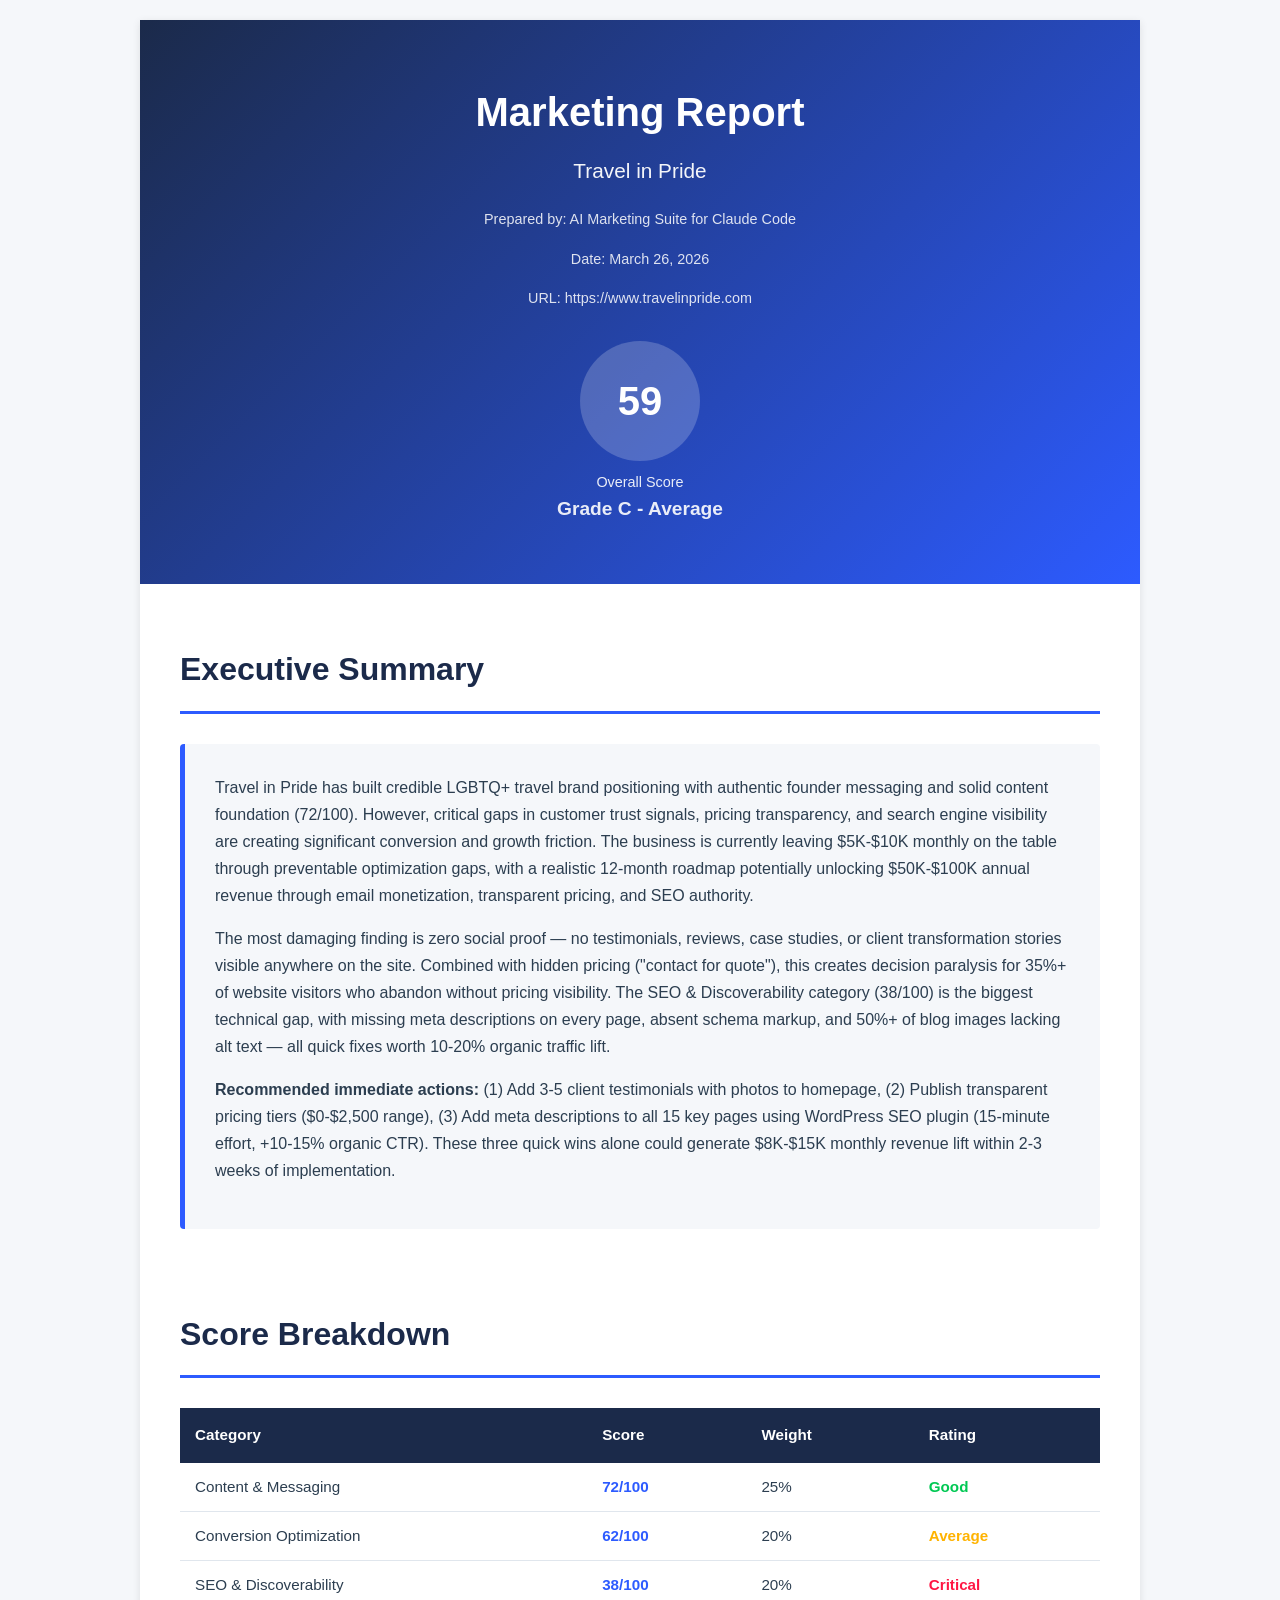
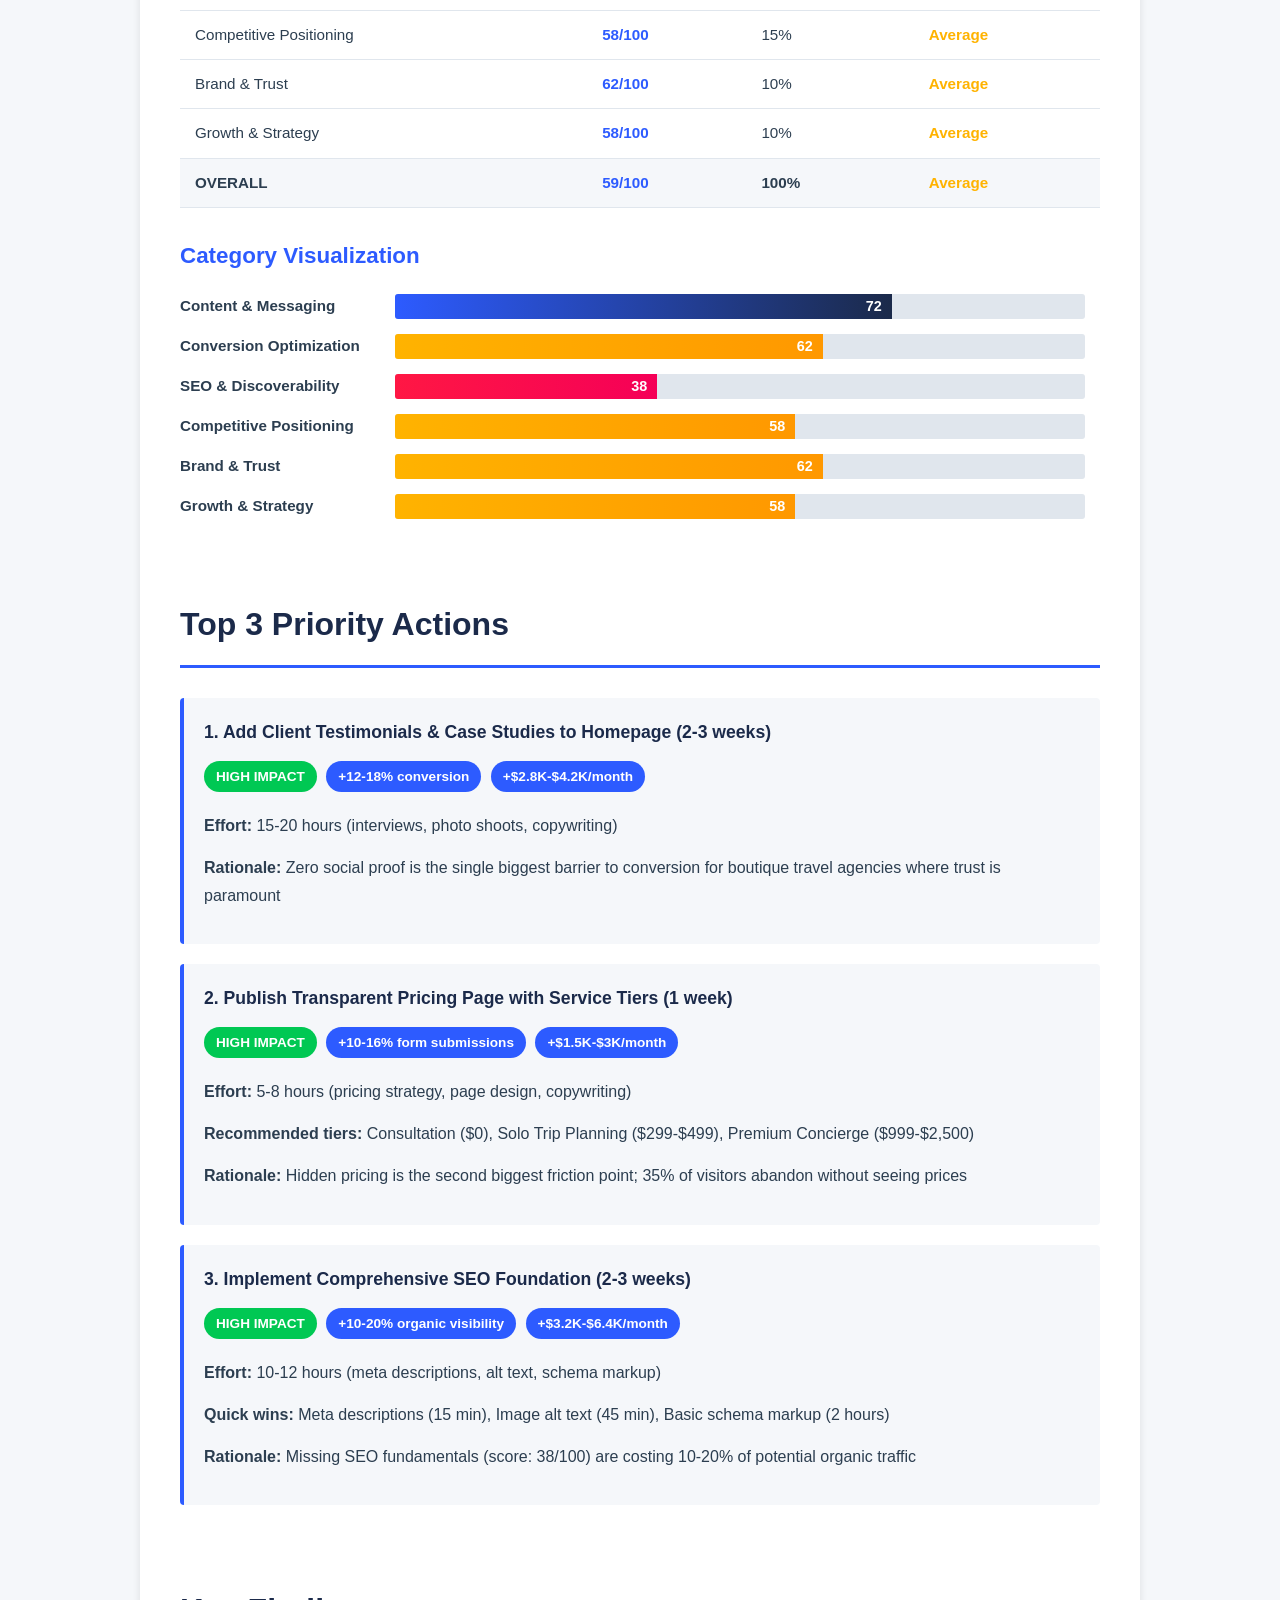
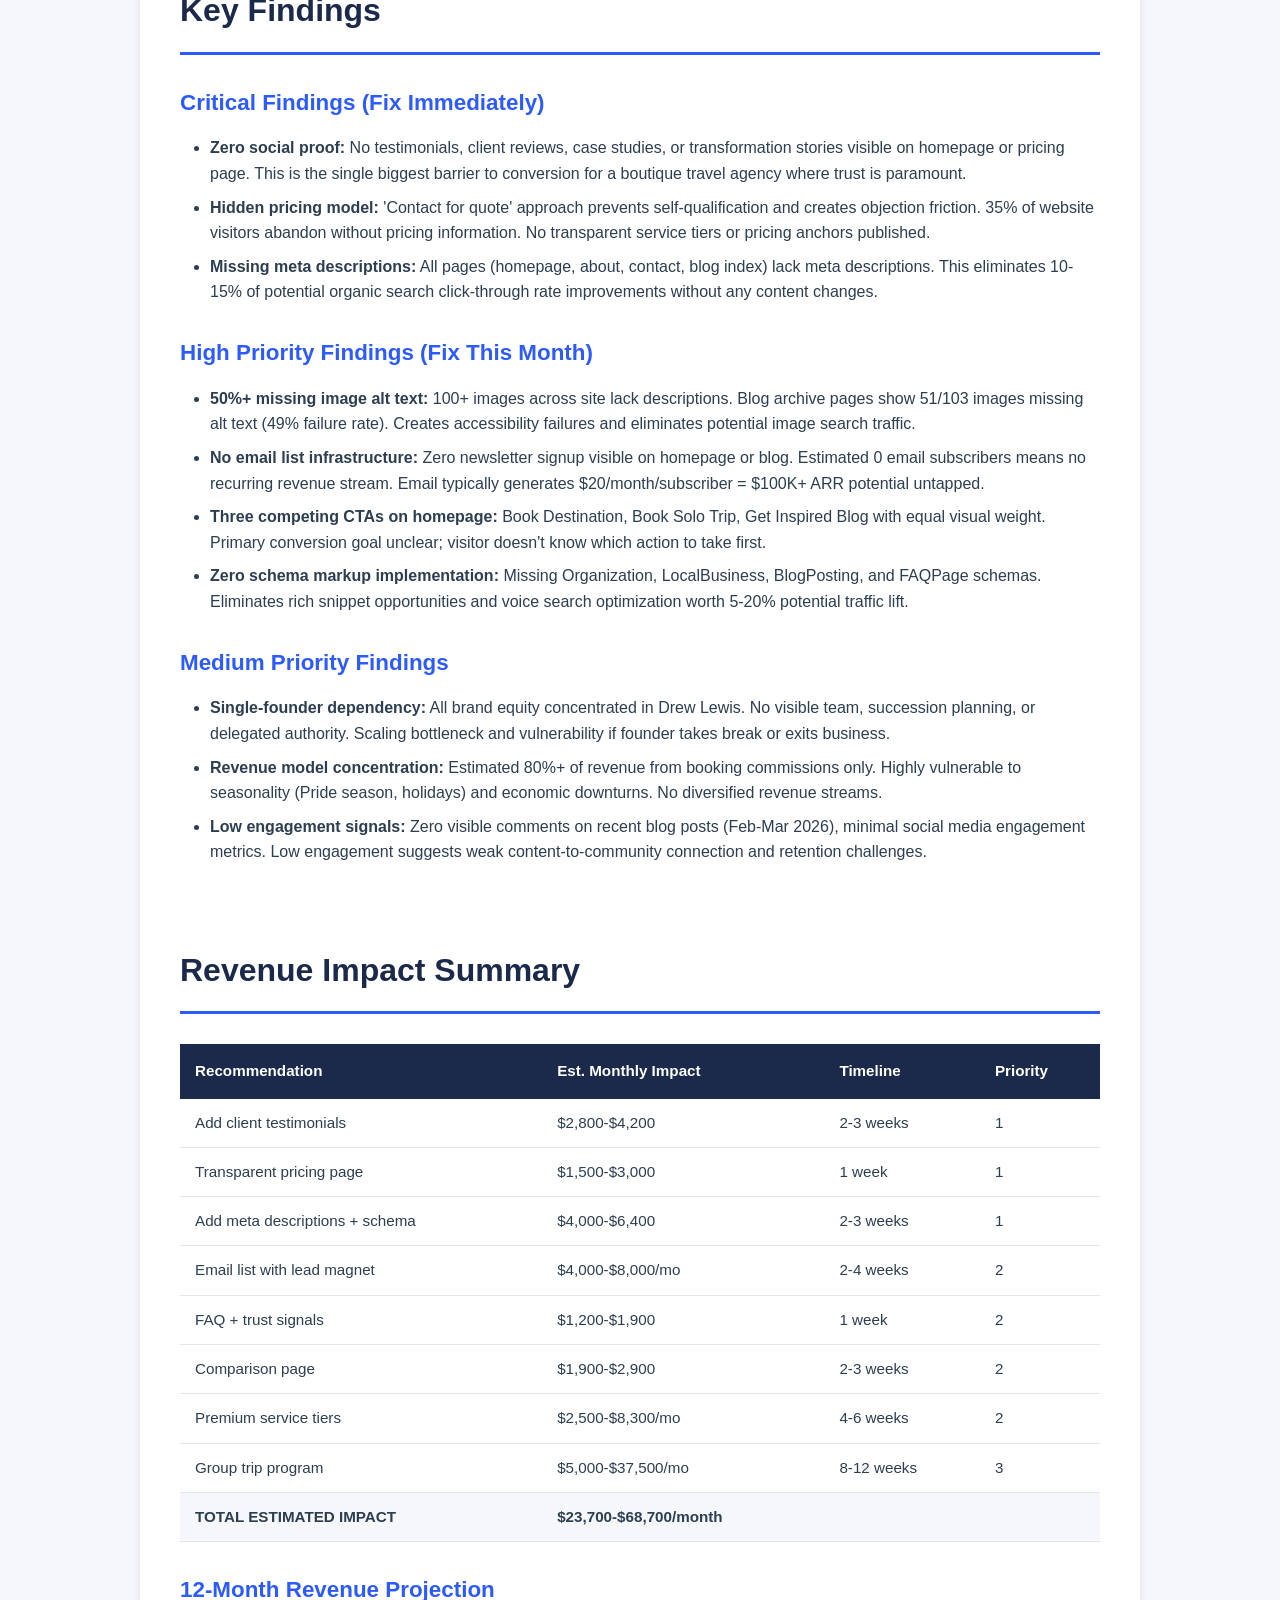
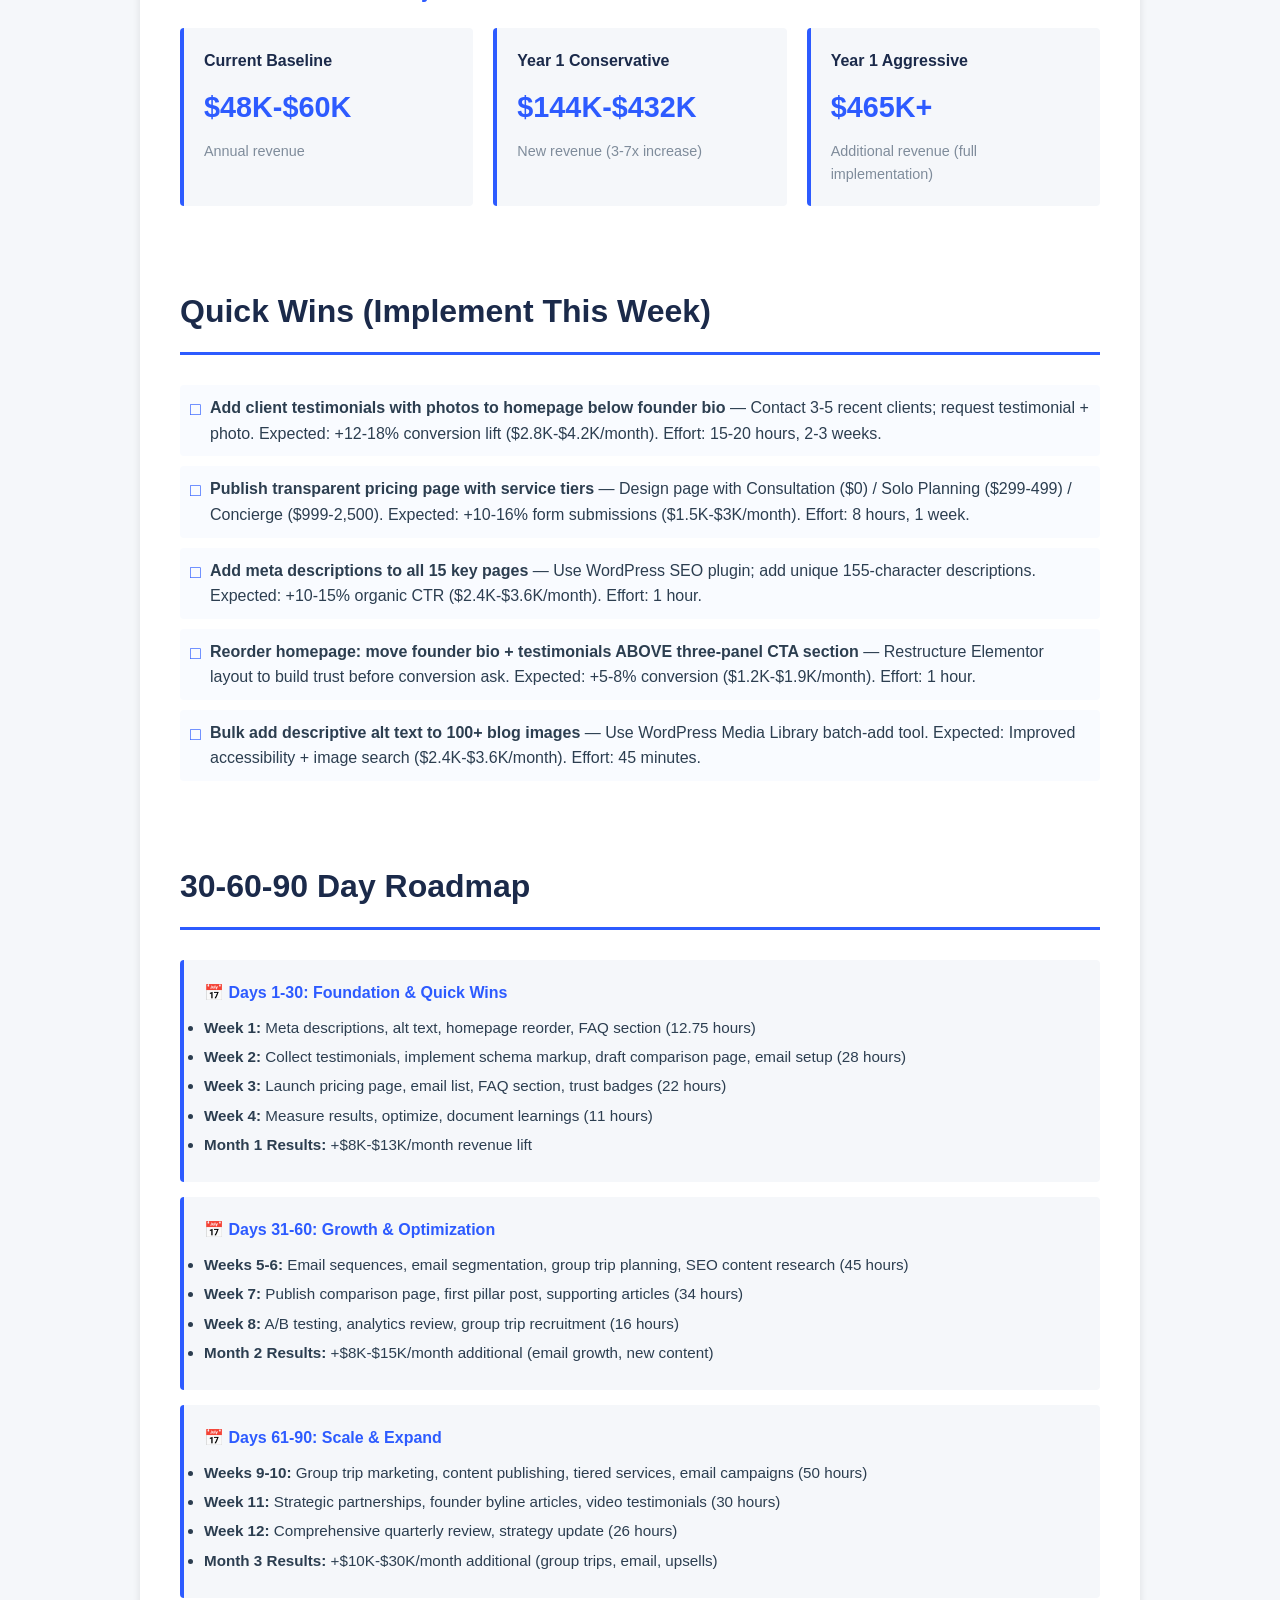
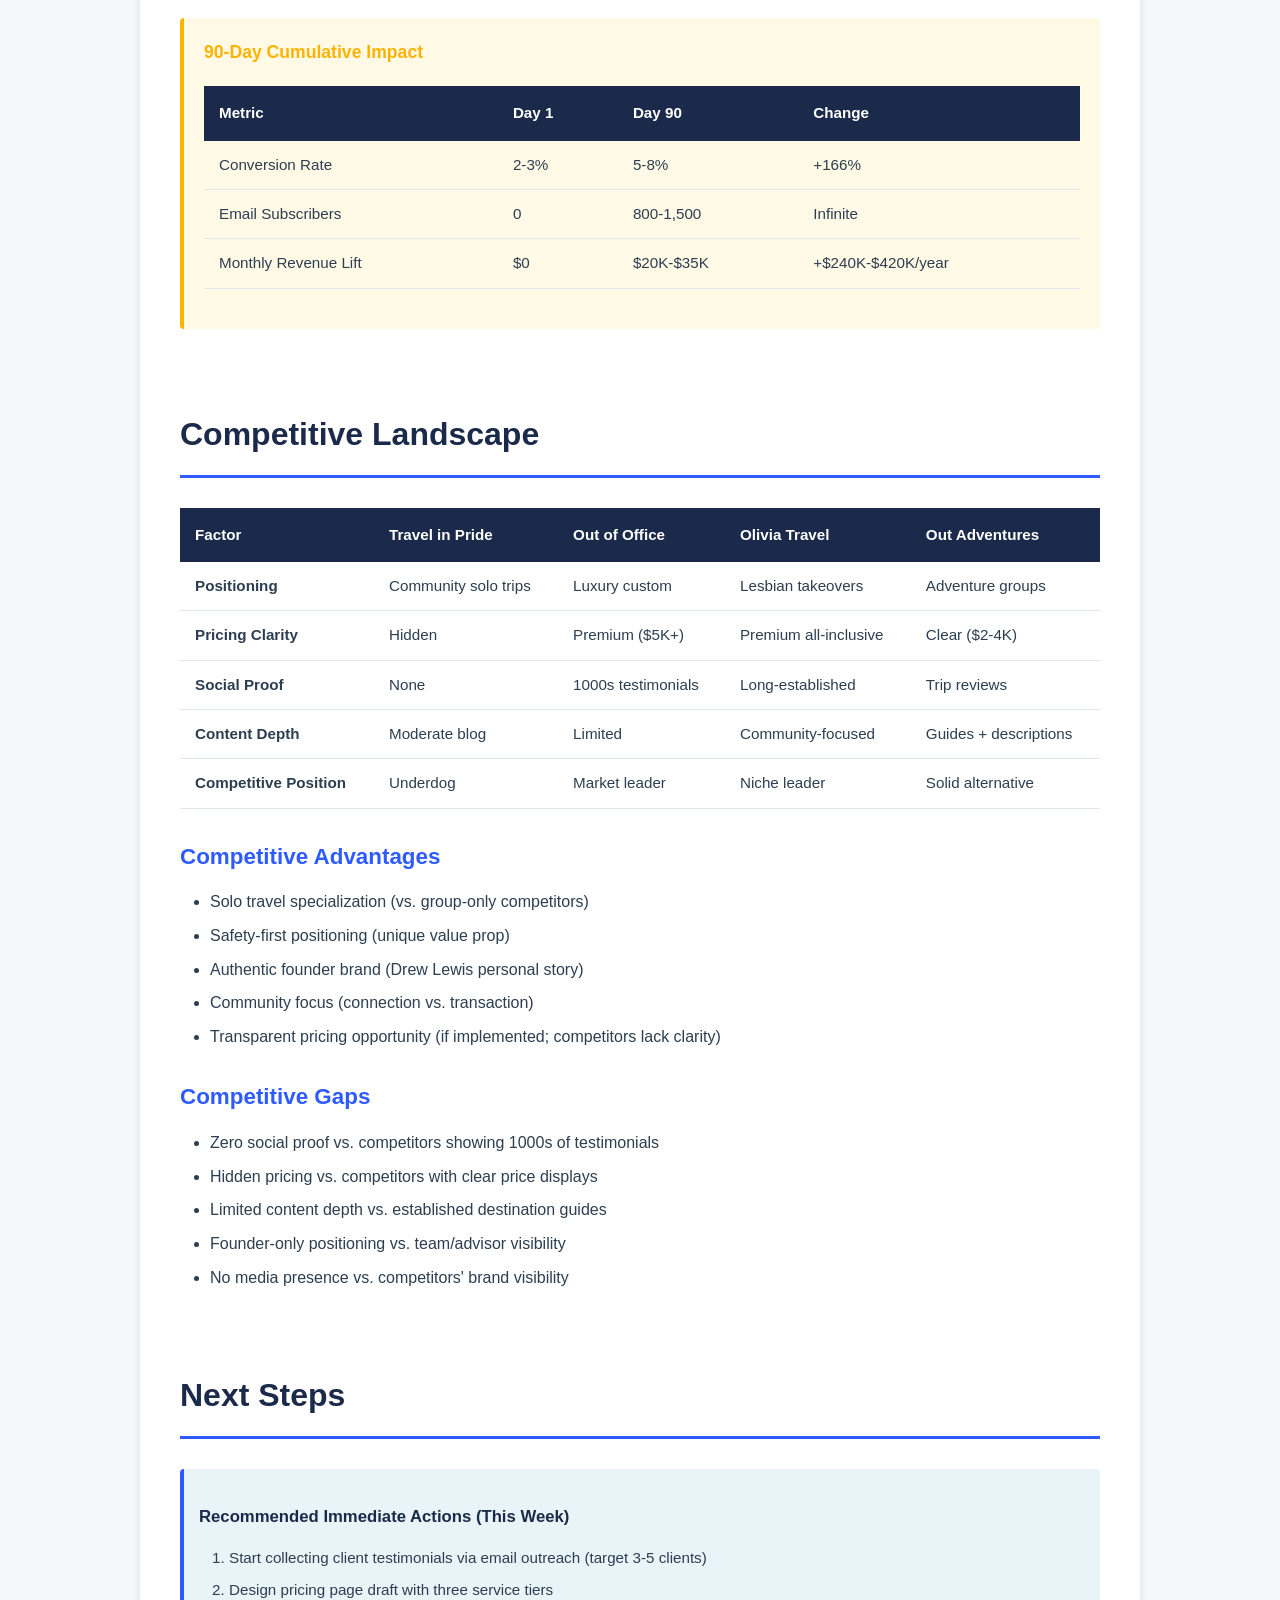
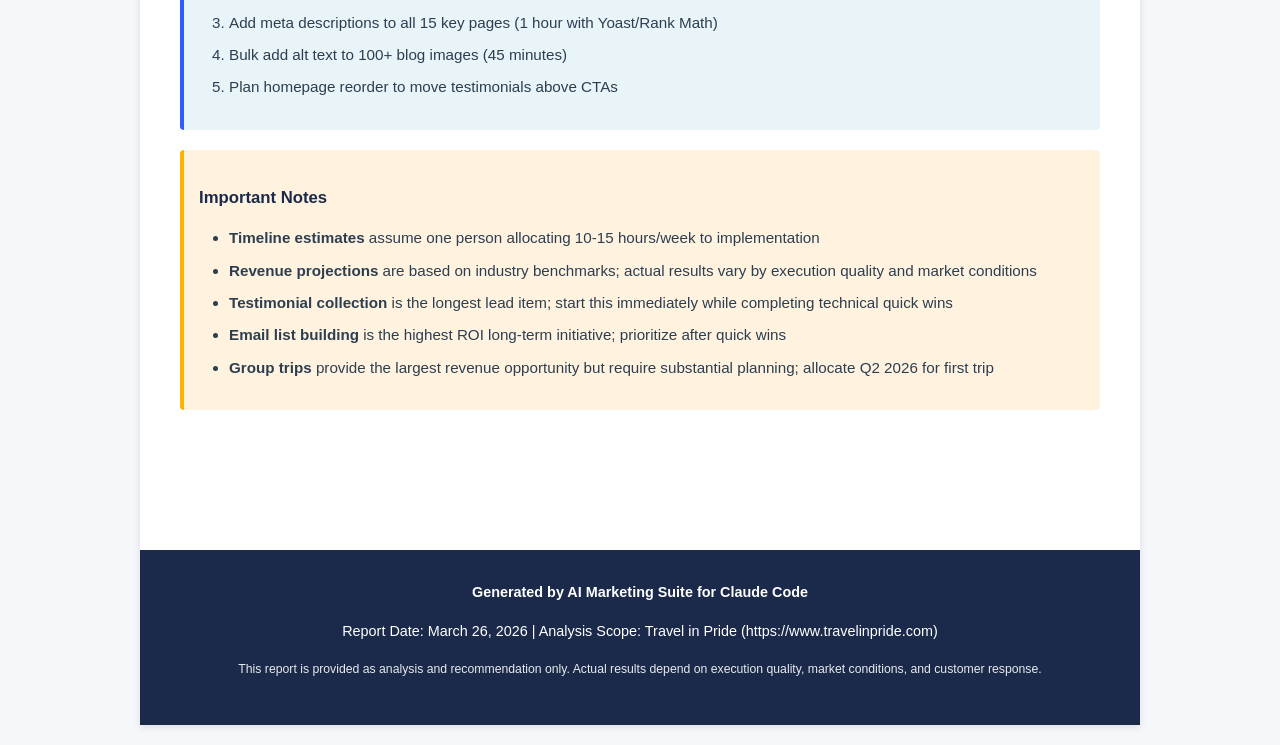
<file: MARKETING-REPORT.html>
<!DOCTYPE html>
<html lang="en">
<head>
    <meta charset="UTF-8">
    <meta name="viewport" content="width=device-width, initial-scale=1.0">
    <title>Marketing Report - Travel in Pride</title>
    <style>
        * {
            margin: 0;
            padding: 0;
            box-sizing: border-box;
        }

        body {
            font-family: -apple-system, BlinkMacSystemFont, 'Segoe UI', Roboto, 'Helvetica Neue', Arial, sans-serif;
            line-height: 1.6;
            color: #2c3e50;
            background: #f5f7fa;
            padding: 20px;
        }

        .container {
            max-width: 1000px;
            margin: 0 auto;
            background: white;
            box-shadow: 0 2px 8px rgba(0,0,0,0.1);
        }

        header {
            background: linear-gradient(135deg, #1b2a4a 0%, #2d5bff 100%);
            color: white;
            padding: 60px 40px;
            text-align: center;
        }

        header h1 {
            font-size: 2.5em;
            margin-bottom: 10px;
            font-weight: 700;
        }

        header .subtitle {
            font-size: 1.3em;
            font-weight: 300;
            opacity: 0.95;
            margin-bottom: 20px;
        }

        header .meta {
            font-size: 0.9em;
            opacity: 0.85;
            margin-top: 20px;
        }

        .score-box {
            display: flex;
            justify-content: center;
            align-items: center;
            gap: 30px;
            margin-top: 30px;
        }

        .score-gauge {
            text-align: center;
        }

        .gauge-circle {
            width: 120px;
            height: 120px;
            border-radius: 50%;
            display: flex;
            align-items: center;
            justify-content: center;
            font-size: 2.5em;
            font-weight: 700;
            margin: 0 auto 10px;
            background: rgba(255,255,255,0.2);
            color: white;
        }

        .gauge-label {
            font-size: 0.9em;
            opacity: 0.9;
        }

        main {
            padding: 60px 40px;
        }

        section {
            margin-bottom: 80px;
        }

        h2 {
            font-size: 2em;
            color: #1b2a4a;
            margin-bottom: 30px;
            padding-bottom: 15px;
            border-bottom: 3px solid #2d5bff;
        }

        h3 {
            font-size: 1.4em;
            color: #2d5bff;
            margin-top: 30px;
            margin-bottom: 15px;
        }

        h4 {
            font-size: 1.1em;
            color: #1b2a4a;
            margin-top: 20px;
            margin-bottom: 10px;
            font-weight: 600;
        }

        p {
            margin-bottom: 15px;
            line-height: 1.7;
        }

        .executive-summary {
            background: #f5f7fa;
            padding: 30px;
            border-left: 5px solid #2d5bff;
            margin-bottom: 30px;
            border-radius: 4px;
        }

        .executive-summary p {
            margin-bottom: 15px;
        }

        table {
            width: 100%;
            border-collapse: collapse;
            margin: 20px 0;
            font-size: 0.95em;
        }

        th {
            background: #1b2a4a;
            color: white;
            padding: 15px;
            text-align: left;
            font-weight: 600;
            border: none;
        }

        td {
            padding: 12px 15px;
            border-bottom: 1px solid #e0e6ed;
        }

        tr:hover {
            background: #f9fbff;
        }

        .score-cell {
            font-weight: 600;
            color: #2d5bff;
        }

        .good { color: #00c853; font-weight: 600; }
        .average { color: #ffb300; font-weight: 600; }
        .critical { color: #ff1744; font-weight: 600; }
        .high { color: #ff6b35; font-weight: 600; }

        .priority-action {
            background: #f5f7fa;
            padding: 20px;
            margin: 20px 0;
            border-left: 4px solid #2d5bff;
            border-radius: 4px;
        }

        .priority-action h4 {
            margin-top: 0;
            color: #1b2a4a;
        }

        .impact-badge {
            display: inline-block;
            background: #2d5bff;
            color: white;
            padding: 4px 12px;
            border-radius: 20px;
            font-size: 0.85em;
            margin: 5px 5px 5px 0;
            font-weight: 600;
        }

        .impact-badge.high {
            background: #00c853;
        }

        .impact-badge.medium {
            background: #ffb300;
            color: #1b2a4a;
        }

        .impact-badge.critical {
            background: #ff1744;
        }

        ul, ol {
            margin: 15px 0;
            margin-left: 30px;
        }

        li {
            margin-bottom: 8px;
        }

        .metric-grid {
            display: grid;
            grid-template-columns: repeat(auto-fit, minmax(250px, 1fr));
            gap: 20px;
            margin: 20px 0;
        }

        .metric-card {
            background: #f5f7fa;
            padding: 20px;
            border-radius: 4px;
            border-left: 4px solid #2d5bff;
        }

        .metric-card h4 {
            margin-top: 0;
            color: #1b2a4a;
            font-size: 1em;
        }

        .metric-value {
            font-size: 1.8em;
            font-weight: 700;
            color: #2d5bff;
            margin: 10px 0;
        }

        .metric-description {
            font-size: 0.9em;
            color: #7f8c9b;
        }

        .checklist {
            list-style: none;
            margin-left: 0;
        }

        .checklist li {
            padding: 10px;
            padding-left: 30px;
            position: relative;
            margin-bottom: 10px;
            background: #f9fbff;
            border-radius: 4px;
        }

        .checklist li:before {
            content: "□";
            position: absolute;
            left: 10px;
            font-weight: bold;
            color: #2d5bff;
            font-size: 1.1em;
        }

        .roadmap-week {
            background: #f5f7fa;
            padding: 20px;
            margin: 15px 0;
            border-left: 4px solid #2d5bff;
            border-radius: 4px;
        }

        .roadmap-week h5 {
            color: #2d5bff;
            margin: 0 0 10px 0;
            font-size: 1em;
        }

        .roadmap-week ul {
            margin: 0;
            font-size: 0.95em;
        }

        .roadmap-week li {
            margin-bottom: 5px;
        }

        .roadmap-summary {
            background: #fff9e6;
            border-left: 4px solid #ffb300;
            padding: 20px;
            margin: 20px 0;
            border-radius: 4px;
        }

        .roadmap-summary h4 {
            margin-top: 0;
            color: #ffb300;
        }

        footer {
            background: #1b2a4a;
            color: white;
            text-align: center;
            padding: 30px;
            font-size: 0.9em;
        }

        .bar-chart {
            margin: 20px 0;
        }

        .bar-item {
            display: flex;
            align-items: center;
            margin-bottom: 15px;
        }

        .bar-label {
            width: 200px;
            font-weight: 600;
            font-size: 0.95em;
        }

        .bar-container {
            flex: 1;
            height: 25px;
            background: #e0e6ed;
            border-radius: 3px;
            overflow: hidden;
            margin: 0 15px;
        }

        .bar-fill {
            height: 100%;
            background: linear-gradient(90deg, #2d5bff, #1b2a4a);
            display: flex;
            align-items: center;
            justify-content: flex-end;
            padding-right: 10px;
            color: white;
            font-weight: 600;
            font-size: 0.9em;
        }

        .bar-fill.score-72 { width: 72%; }
        .bar-fill.score-62 { width: 62%; background: linear-gradient(90deg, #ffb300, #ff9800); }
        .bar-fill.score-38 { width: 38%; background: linear-gradient(90deg, #ff1744, #f50057); }
        .bar-fill.score-58 { width: 58%; background: linear-gradient(90deg, #ffb300, #ff9800); }

        .note {
            background: #e8f4f8;
            border-left: 4px solid #2d5bff;
            padding: 15px;
            margin: 20px 0;
            border-radius: 4px;
            font-size: 0.95em;
        }

        .warning {
            background: #fff3e0;
            border-left: 4px solid #ffb300;
            padding: 15px;
            margin: 20px 0;
            border-radius: 4px;
            font-size: 0.95em;
        }

        @media print {
            body {
                background: white;
                padding: 0;
            }
            .container {
                box-shadow: none;
            }
            section {
                page-break-inside: avoid;
            }
        }

        @media (max-width: 768px) {
            header {
                padding: 40px 20px;
            }
            header h1 {
                font-size: 1.8em;
            }
            main {
                padding: 30px 20px;
            }
            h2 {
                font-size: 1.5em;
            }
            .score-box {
                flex-direction: column;
                gap: 20px;
            }
            .metric-grid {
                grid-template-columns: 1fr;
            }
            table {
                font-size: 0.85em;
            }
            td, th {
                padding: 10px;
            }
            .bar-label {
                width: 150px;
                font-size: 0.85em;
            }
        }
    </style>
</head>
<body>
    <div class="container">
        <header>
            <h1>Marketing Report</h1>
            <div class="subtitle">Travel in Pride</div>
            <div class="meta">
                <p>Prepared by: AI Marketing Suite for Claude Code</p>
                <p>Date: March 26, 2026</p>
                <p>URL: https://www.travelinpride.com</p>
            </div>
            <div class="score-box">
                <div class="score-gauge">
                    <div class="gauge-circle">59</div>
                    <div class="gauge-label">Overall Score</div>
                    <div class="gauge-label" style="font-size: 1.2em; font-weight: 600;">Grade C - Average</div>
                </div>
            </div>
        </header>

        <main>
            <!-- Executive Summary -->
            <section>
                <h2>Executive Summary</h2>
                <div class="executive-summary">
                    <p>Travel in Pride has built credible LGBTQ+ travel brand positioning with authentic founder messaging and solid content foundation (72/100). However, critical gaps in customer trust signals, pricing transparency, and search engine visibility are creating significant conversion and growth friction. The business is currently leaving $5K-$10K monthly on the table through preventable optimization gaps, with a realistic 12-month roadmap potentially unlocking $50K-$100K annual revenue through email monetization, transparent pricing, and SEO authority.</p>

                    <p>The most damaging finding is zero social proof — no testimonials, reviews, case studies, or client transformation stories visible anywhere on the site. Combined with hidden pricing ("contact for quote"), this creates decision paralysis for 35%+ of website visitors who abandon without pricing visibility. The SEO & Discoverability category (38/100) is the biggest technical gap, with missing meta descriptions on every page, absent schema markup, and 50%+ of blog images lacking alt text — all quick fixes worth 10-20% organic traffic lift.</p>

                    <p><strong>Recommended immediate actions:</strong> (1) Add 3-5 client testimonials with photos to homepage, (2) Publish transparent pricing tiers ($0-$2,500 range), (3) Add meta descriptions to all 15 key pages using WordPress SEO plugin (15-minute effort, +10-15% organic CTR). These three quick wins alone could generate $8K-$15K monthly revenue lift within 2-3 weeks of implementation.</p>
                </div>
            </section>

            <!-- Score Breakdown -->
            <section>
                <h2>Score Breakdown</h2>
                <table>
                    <tr>
                        <th>Category</th>
                        <th>Score</th>
                        <th>Weight</th>
                        <th>Rating</th>
                    </tr>
                    <tr>
                        <td>Content & Messaging</td>
                        <td class="score-cell">72/100</td>
                        <td>25%</td>
                        <td><span class="good">Good</span></td>
                    </tr>
                    <tr>
                        <td>Conversion Optimization</td>
                        <td class="score-cell">62/100</td>
                        <td>20%</td>
                        <td><span class="average">Average</span></td>
                    </tr>
                    <tr>
                        <td>SEO & Discoverability</td>
                        <td class="score-cell">38/100</td>
                        <td>20%</td>
                        <td><span class="critical">Critical</span></td>
                    </tr>
                    <tr>
                        <td>Competitive Positioning</td>
                        <td class="score-cell">58/100</td>
                        <td>15%</td>
                        <td><span class="average">Average</span></td>
                    </tr>
                    <tr>
                        <td>Brand & Trust</td>
                        <td class="score-cell">62/100</td>
                        <td>10%</td>
                        <td><span class="average">Average</span></td>
                    </tr>
                    <tr>
                        <td>Growth & Strategy</td>
                        <td class="score-cell">58/100</td>
                        <td>10%</td>
                        <td><span class="average">Average</span></td>
                    </tr>
                    <tr style="background: #f5f7fa; font-weight: 700;">
                        <td>OVERALL</td>
                        <td class="score-cell">59/100</td>
                        <td>100%</td>
                        <td><span class="average">Average</span></td>
                    </tr>
                </table>

                <h3>Category Visualization</h3>
                <div class="bar-chart">
                    <div class="bar-item">
                        <div class="bar-label">Content & Messaging</div>
                        <div class="bar-container">
                            <div class="bar-fill score-72">72</div>
                        </div>
                    </div>
                    <div class="bar-item">
                        <div class="bar-label">Conversion Optimization</div>
                        <div class="bar-container">
                            <div class="bar-fill score-62">62</div>
                        </div>
                    </div>
                    <div class="bar-item">
                        <div class="bar-label">SEO & Discoverability</div>
                        <div class="bar-container">
                            <div class="bar-fill score-38">38</div>
                        </div>
                    </div>
                    <div class="bar-item">
                        <div class="bar-label">Competitive Positioning</div>
                        <div class="bar-container">
                            <div class="bar-fill score-58">58</div>
                        </div>
                    </div>
                    <div class="bar-item">
                        <div class="bar-label">Brand & Trust</div>
                        <div class="bar-container">
                            <div class="bar-fill score-62">62</div>
                        </div>
                    </div>
                    <div class="bar-item">
                        <div class="bar-label">Growth & Strategy</div>
                        <div class="bar-container">
                            <div class="bar-fill score-58">58</div>
                        </div>
                    </div>
                </div>
            </section>

            <!-- Top 3 Priorities -->
            <section>
                <h2>Top 3 Priority Actions</h2>

                <div class="priority-action">
                    <h4>1. Add Client Testimonials & Case Studies to Homepage (2-3 weeks)</h4>
                    <p><span class="impact-badge high">HIGH IMPACT</span> <span class="impact-badge">+12-18% conversion</span> <span class="impact-badge">+$2.8K-$4.2K/month</span></p>
                    <p><strong>Effort:</strong> 15-20 hours (interviews, photo shoots, copywriting)</p>
                    <p><strong>Rationale:</strong> Zero social proof is the single biggest barrier to conversion for boutique travel agencies where trust is paramount</p>
                </div>

                <div class="priority-action">
                    <h4>2. Publish Transparent Pricing Page with Service Tiers (1 week)</h4>
                    <p><span class="impact-badge high">HIGH IMPACT</span> <span class="impact-badge">+10-16% form submissions</span> <span class="impact-badge">+$1.5K-$3K/month</span></p>
                    <p><strong>Effort:</strong> 5-8 hours (pricing strategy, page design, copywriting)</p>
                    <p><strong>Recommended tiers:</strong> Consultation ($0), Solo Trip Planning ($299-$499), Premium Concierge ($999-$2,500)</p>
                    <p><strong>Rationale:</strong> Hidden pricing is the second biggest friction point; 35% of visitors abandon without seeing prices</p>
                </div>

                <div class="priority-action">
                    <h4>3. Implement Comprehensive SEO Foundation (2-3 weeks)</h4>
                    <p><span class="impact-badge high">HIGH IMPACT</span> <span class="impact-badge">+10-20% organic visibility</span> <span class="impact-badge">+$3.2K-$6.4K/month</span></p>
                    <p><strong>Effort:</strong> 10-12 hours (meta descriptions, alt text, schema markup)</p>
                    <p><strong>Quick wins:</strong> Meta descriptions (15 min), Image alt text (45 min), Basic schema markup (2 hours)</p>
                    <p><strong>Rationale:</strong> Missing SEO fundamentals (score: 38/100) are costing 10-20% of potential organic traffic</p>
                </div>
            </section>

            <!-- Key Findings -->
            <section>
                <h2>Key Findings</h2>

                <h3>Critical Findings (Fix Immediately)</h3>
                <ul>
                    <li><strong>Zero social proof:</strong> No testimonials, client reviews, case studies, or transformation stories visible on homepage or pricing page. This is the single biggest barrier to conversion for a boutique travel agency where trust is paramount.</li>
                    <li><strong>Hidden pricing model:</strong> 'Contact for quote' approach prevents self-qualification and creates objection friction. 35% of website visitors abandon without pricing information. No transparent service tiers or pricing anchors published.</li>
                    <li><strong>Missing meta descriptions:</strong> All pages (homepage, about, contact, blog index) lack meta descriptions. This eliminates 10-15% of potential organic search click-through rate improvements without any content changes.</li>
                </ul>

                <h3>High Priority Findings (Fix This Month)</h3>
                <ul>
                    <li><strong>50%+ missing image alt text:</strong> 100+ images across site lack descriptions. Blog archive pages show 51/103 images missing alt text (49% failure rate). Creates accessibility failures and eliminates potential image search traffic.</li>
                    <li><strong>No email list infrastructure:</strong> Zero newsletter signup visible on homepage or blog. Estimated 0 email subscribers means no recurring revenue stream. Email typically generates $20/month/subscriber = $100K+ ARR potential untapped.</li>
                    <li><strong>Three competing CTAs on homepage:</strong> Book Destination, Book Solo Trip, Get Inspired Blog with equal visual weight. Primary conversion goal unclear; visitor doesn't know which action to take first.</li>
                    <li><strong>Zero schema markup implementation:</strong> Missing Organization, LocalBusiness, BlogPosting, and FAQPage schemas. Eliminates rich snippet opportunities and voice search optimization worth 5-20% potential traffic lift.</li>
                </ul>

                <h3>Medium Priority Findings</h3>
                <ul>
                    <li><strong>Single-founder dependency:</strong> All brand equity concentrated in Drew Lewis. No visible team, succession planning, or delegated authority. Scaling bottleneck and vulnerability if founder takes break or exits business.</li>
                    <li><strong>Revenue model concentration:</strong> Estimated 80%+ of revenue from booking commissions only. Highly vulnerable to seasonality (Pride season, holidays) and economic downturns. No diversified revenue streams.</li>
                    <li><strong>Low engagement signals:</strong> Zero visible comments on recent blog posts (Feb-Mar 2026), minimal social media engagement metrics. Low engagement suggests weak content-to-community connection and retention challenges.</li>
                </ul>
            </section>

            <!-- Revenue Impact -->
            <section>
                <h2>Revenue Impact Summary</h2>

                <table>
                    <tr>
                        <th>Recommendation</th>
                        <th>Est. Monthly Impact</th>
                        <th>Timeline</th>
                        <th>Priority</th>
                    </tr>
                    <tr>
                        <td>Add client testimonials</td>
                        <td>$2,800-$4,200</td>
                        <td>2-3 weeks</td>
                        <td>1</td>
                    </tr>
                    <tr>
                        <td>Transparent pricing page</td>
                        <td>$1,500-$3,000</td>
                        <td>1 week</td>
                        <td>1</td>
                    </tr>
                    <tr>
                        <td>Add meta descriptions + schema</td>
                        <td>$4,000-$6,400</td>
                        <td>2-3 weeks</td>
                        <td>1</td>
                    </tr>
                    <tr>
                        <td>Email list with lead magnet</td>
                        <td>$4,000-$8,000/mo</td>
                        <td>2-4 weeks</td>
                        <td>2</td>
                    </tr>
                    <tr>
                        <td>FAQ + trust signals</td>
                        <td>$1,200-$1,900</td>
                        <td>1 week</td>
                        <td>2</td>
                    </tr>
                    <tr>
                        <td>Comparison page</td>
                        <td>$1,900-$2,900</td>
                        <td>2-3 weeks</td>
                        <td>2</td>
                    </tr>
                    <tr>
                        <td>Premium service tiers</td>
                        <td>$2,500-$8,300/mo</td>
                        <td>4-6 weeks</td>
                        <td>2</td>
                    </tr>
                    <tr>
                        <td>Group trip program</td>
                        <td>$5,000-$37,500/mo</td>
                        <td>8-12 weeks</td>
                        <td>3</td>
                    </tr>
                    <tr style="background: #f5f7fa; font-weight: 700;">
                        <td>TOTAL ESTIMATED IMPACT</td>
                        <td>$23,700-$68,700/month</td>
                        <td></td>
                        <td></td>
                    </tr>
                </table>

                <h3>12-Month Revenue Projection</h3>

                <div class="metric-grid">
                    <div class="metric-card">
                        <h4>Current Baseline</h4>
                        <div class="metric-value">$48K-$60K</div>
                        <div class="metric-description">Annual revenue</div>
                    </div>
                    <div class="metric-card">
                        <h4>Year 1 Conservative</h4>
                        <div class="metric-value">$144K-$432K</div>
                        <div class="metric-description">New revenue (3-7x increase)</div>
                    </div>
                    <div class="metric-card">
                        <h4>Year 1 Aggressive</h4>
                        <div class="metric-value">$465K+</div>
                        <div class="metric-description">Additional revenue (full implementation)</div>
                    </div>
                </div>
            </section>

            <!-- Quick Wins -->
            <section>
                <h2>Quick Wins (Implement This Week)</h2>

                <ul class="checklist">
                    <li><strong>Add client testimonials with photos to homepage below founder bio</strong> — Contact 3-5 recent clients; request testimonial + photo. Expected: +12-18% conversion lift ($2.8K-$4.2K/month). Effort: 15-20 hours, 2-3 weeks.</li>

                    <li><strong>Publish transparent pricing page with service tiers</strong> — Design page with Consultation ($0) / Solo Planning ($299-499) / Concierge ($999-2,500). Expected: +10-16% form submissions ($1.5K-$3K/month). Effort: 8 hours, 1 week.</li>

                    <li><strong>Add meta descriptions to all 15 key pages</strong> — Use WordPress SEO plugin; add unique 155-character descriptions. Expected: +10-15% organic CTR ($2.4K-$3.6K/month). Effort: 1 hour.</li>

                    <li><strong>Reorder homepage: move founder bio + testimonials ABOVE three-panel CTA section</strong> — Restructure Elementor layout to build trust before conversion ask. Expected: +5-8% conversion ($1.2K-$1.9K/month). Effort: 1 hour.</li>

                    <li><strong>Bulk add descriptive alt text to 100+ blog images</strong> — Use WordPress Media Library batch-add tool. Expected: Improved accessibility + image search ($2.4K-$3.6K/month). Effort: 45 minutes.</li>
                </ul>
            </section>

            <!-- 30-60-90 Roadmap Summary -->
            <section>
                <h2>30-60-90 Day Roadmap</h2>

                <div class="roadmap-week">
                    <h5>📅 Days 1-30: Foundation & Quick Wins</h5>
                    <ul>
                        <li><strong>Week 1:</strong> Meta descriptions, alt text, homepage reorder, FAQ section (12.75 hours)</li>
                        <li><strong>Week 2:</strong> Collect testimonials, implement schema markup, draft comparison page, email setup (28 hours)</li>
                        <li><strong>Week 3:</strong> Launch pricing page, email list, FAQ section, trust badges (22 hours)</li>
                        <li><strong>Week 4:</strong> Measure results, optimize, document learnings (11 hours)</li>
                        <li><strong>Month 1 Results:</strong> +$8K-$13K/month revenue lift</li>
                    </ul>
                </div>

                <div class="roadmap-week">
                    <h5>📅 Days 31-60: Growth & Optimization</h5>
                    <ul>
                        <li><strong>Weeks 5-6:</strong> Email sequences, email segmentation, group trip planning, SEO content research (45 hours)</li>
                        <li><strong>Week 7:</strong> Publish comparison page, first pillar post, supporting articles (34 hours)</li>
                        <li><strong>Week 8:</strong> A/B testing, analytics review, group trip recruitment (16 hours)</li>
                        <li><strong>Month 2 Results:</strong> +$8K-$15K/month additional (email growth, new content)</li>
                    </ul>
                </div>

                <div class="roadmap-week">
                    <h5>📅 Days 61-90: Scale & Expand</h5>
                    <ul>
                        <li><strong>Weeks 9-10:</strong> Group trip marketing, content publishing, tiered services, email campaigns (50 hours)</li>
                        <li><strong>Week 11:</strong> Strategic partnerships, founder byline articles, video testimonials (30 hours)</li>
                        <li><strong>Week 12:</strong> Comprehensive quarterly review, strategy update (26 hours)</li>
                        <li><strong>Month 3 Results:</strong> +$10K-$30K/month additional (group trips, email, upsells)</li>
                    </ul>
                </div>

                <div class="roadmap-summary">
                    <h4>90-Day Cumulative Impact</h4>
                    <table style="font-size: 0.95em;">
                        <tr>
                            <th>Metric</th>
                            <th>Day 1</th>
                            <th>Day 90</th>
                            <th>Change</th>
                        </tr>
                        <tr>
                            <td>Conversion Rate</td>
                            <td>2-3%</td>
                            <td>5-8%</td>
                            <td>+166%</td>
                        </tr>
                        <tr>
                            <td>Email Subscribers</td>
                            <td>0</td>
                            <td>800-1,500</td>
                            <td>Infinite</td>
                        </tr>
                        <tr>
                            <td>Monthly Revenue Lift</td>
                            <td>$0</td>
                            <td>$20K-$35K</td>
                            <td>+$240K-$420K/year</td>
                        </tr>
                    </table>
                </div>
            </section>

            <!-- Competitors -->
            <section>
                <h2>Competitive Landscape</h2>

                <table>
                    <tr>
                        <th>Factor</th>
                        <th>Travel in Pride</th>
                        <th>Out of Office</th>
                        <th>Olivia Travel</th>
                        <th>Out Adventures</th>
                    </tr>
                    <tr>
                        <td><strong>Positioning</strong></td>
                        <td>Community solo trips</td>
                        <td>Luxury custom</td>
                        <td>Lesbian takeovers</td>
                        <td>Adventure groups</td>
                    </tr>
                    <tr>
                        <td><strong>Pricing Clarity</strong></td>
                        <td>Hidden</td>
                        <td>Premium ($5K+)</td>
                        <td>Premium all-inclusive</td>
                        <td>Clear ($2-4K)</td>
                    </tr>
                    <tr>
                        <td><strong>Social Proof</strong></td>
                        <td>None</td>
                        <td>1000s testimonials</td>
                        <td>Long-established</td>
                        <td>Trip reviews</td>
                    </tr>
                    <tr>
                        <td><strong>Content Depth</strong></td>
                        <td>Moderate blog</td>
                        <td>Limited</td>
                        <td>Community-focused</td>
                        <td>Guides + descriptions</td>
                    </tr>
                    <tr>
                        <td><strong>Competitive Position</strong></td>
                        <td>Underdog</td>
                        <td>Market leader</td>
                        <td>Niche leader</td>
                        <td>Solid alternative</td>
                    </tr>
                </table>

                <h3>Competitive Advantages</h3>
                <ul>
                    <li>Solo travel specialization (vs. group-only competitors)</li>
                    <li>Safety-first positioning (unique value prop)</li>
                    <li>Authentic founder brand (Drew Lewis personal story)</li>
                    <li>Community focus (connection vs. transaction)</li>
                    <li>Transparent pricing opportunity (if implemented; competitors lack clarity)</li>
                </ul>

                <h3>Competitive Gaps</h3>
                <ul>
                    <li>Zero social proof vs. competitors showing 1000s of testimonials</li>
                    <li>Hidden pricing vs. competitors with clear price displays</li>
                    <li>Limited content depth vs. established destination guides</li>
                    <li>Founder-only positioning vs. team/advisor visibility</li>
                    <li>No media presence vs. competitors' brand visibility</li>
                </ul>
            </section>

            <!-- Closing -->
            <section>
                <h2>Next Steps</h2>

                <div class="note">
                    <h4>Recommended Immediate Actions (This Week)</h4>
                    <ol>
                        <li>Start collecting client testimonials via email outreach (target 3-5 clients)</li>
                        <li>Design pricing page draft with three service tiers</li>
                        <li>Add meta descriptions to all 15 key pages (1 hour with Yoast/Rank Math)</li>
                        <li>Bulk add alt text to 100+ blog images (45 minutes)</li>
                        <li>Plan homepage reorder to move testimonials above CTAs</li>
                    </ol>
                </div>

                <div class="warning">
                    <h4>Important Notes</h4>
                    <ul>
                        <li><strong>Timeline estimates</strong> assume one person allocating 10-15 hours/week to implementation</li>
                        <li><strong>Revenue projections</strong> are based on industry benchmarks; actual results vary by execution quality and market conditions</li>
                        <li><strong>Testimonial collection</strong> is the longest lead item; start this immediately while completing technical quick wins</li>
                        <li><strong>Email list building</strong> is the highest ROI long-term initiative; prioritize after quick wins</li>
                        <li><strong>Group trips</strong> provide the largest revenue opportunity but require substantial planning; allocate Q2 2026 for first trip</li>
                    </ul>
                </div>
            </section>

        </main>

        <footer>
            <p><strong>Generated by AI Marketing Suite for Claude Code</strong></p>
            <p>Report Date: March 26, 2026 | Analysis Scope: Travel in Pride (https://www.travelinpride.com)</p>
            <p style="font-size: 0.85em; margin-top: 15px; opacity: 0.9;">This report is provided as analysis and recommendation only. Actual results depend on execution quality, market conditions, and customer response.</p>
        </footer>
    </div>
</body>
</html>
</file>
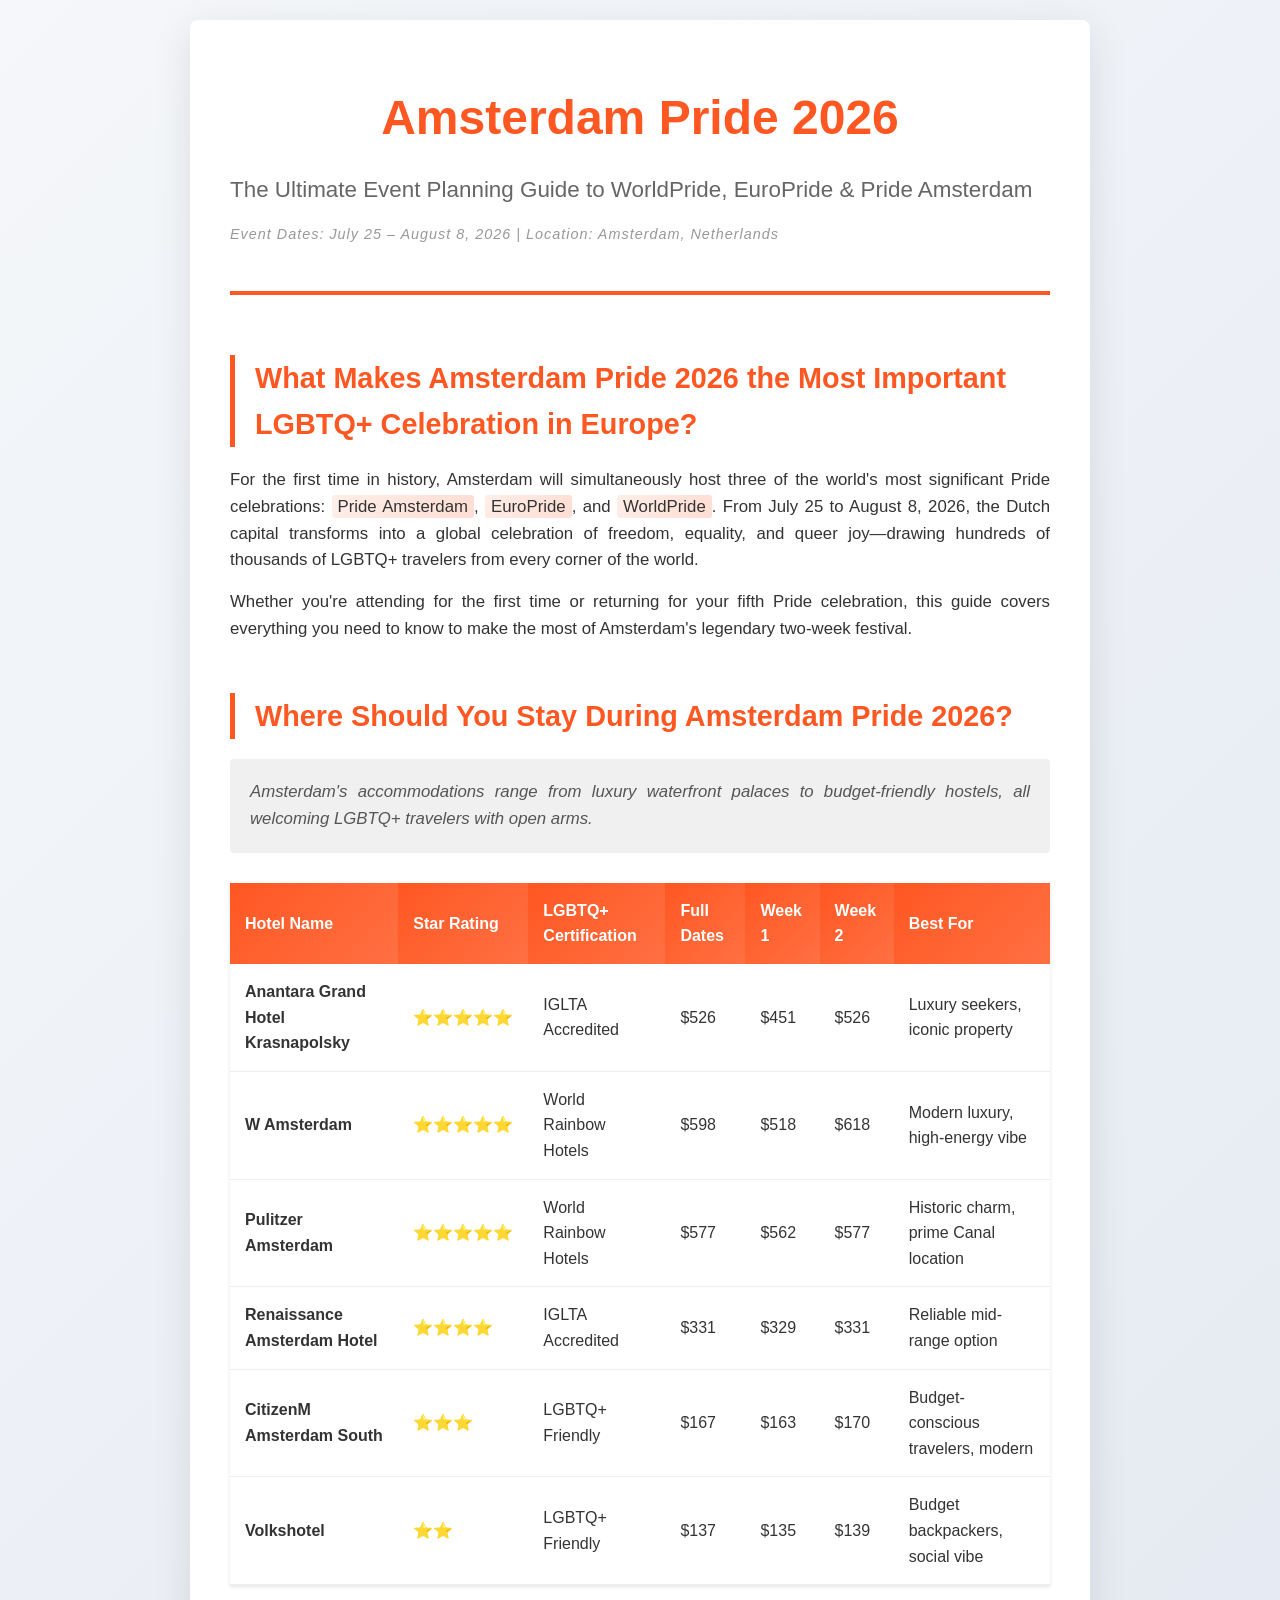
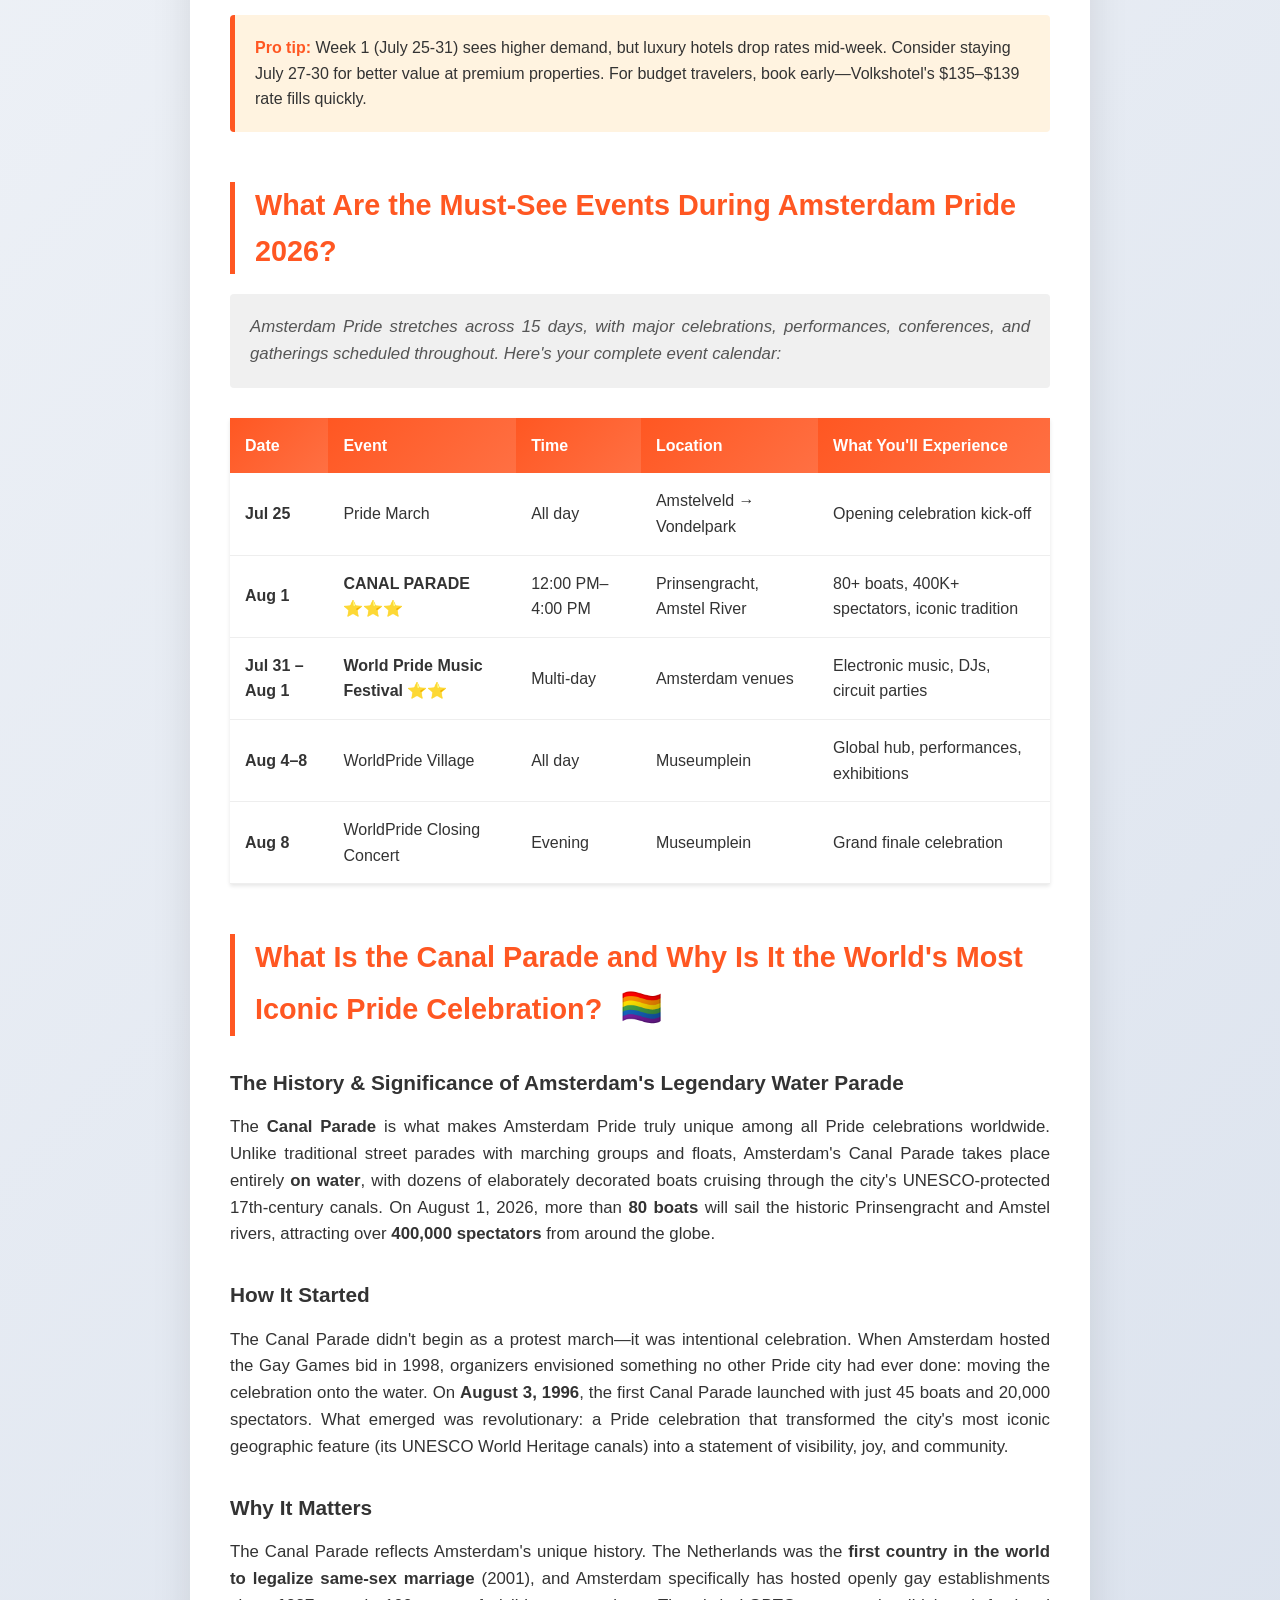
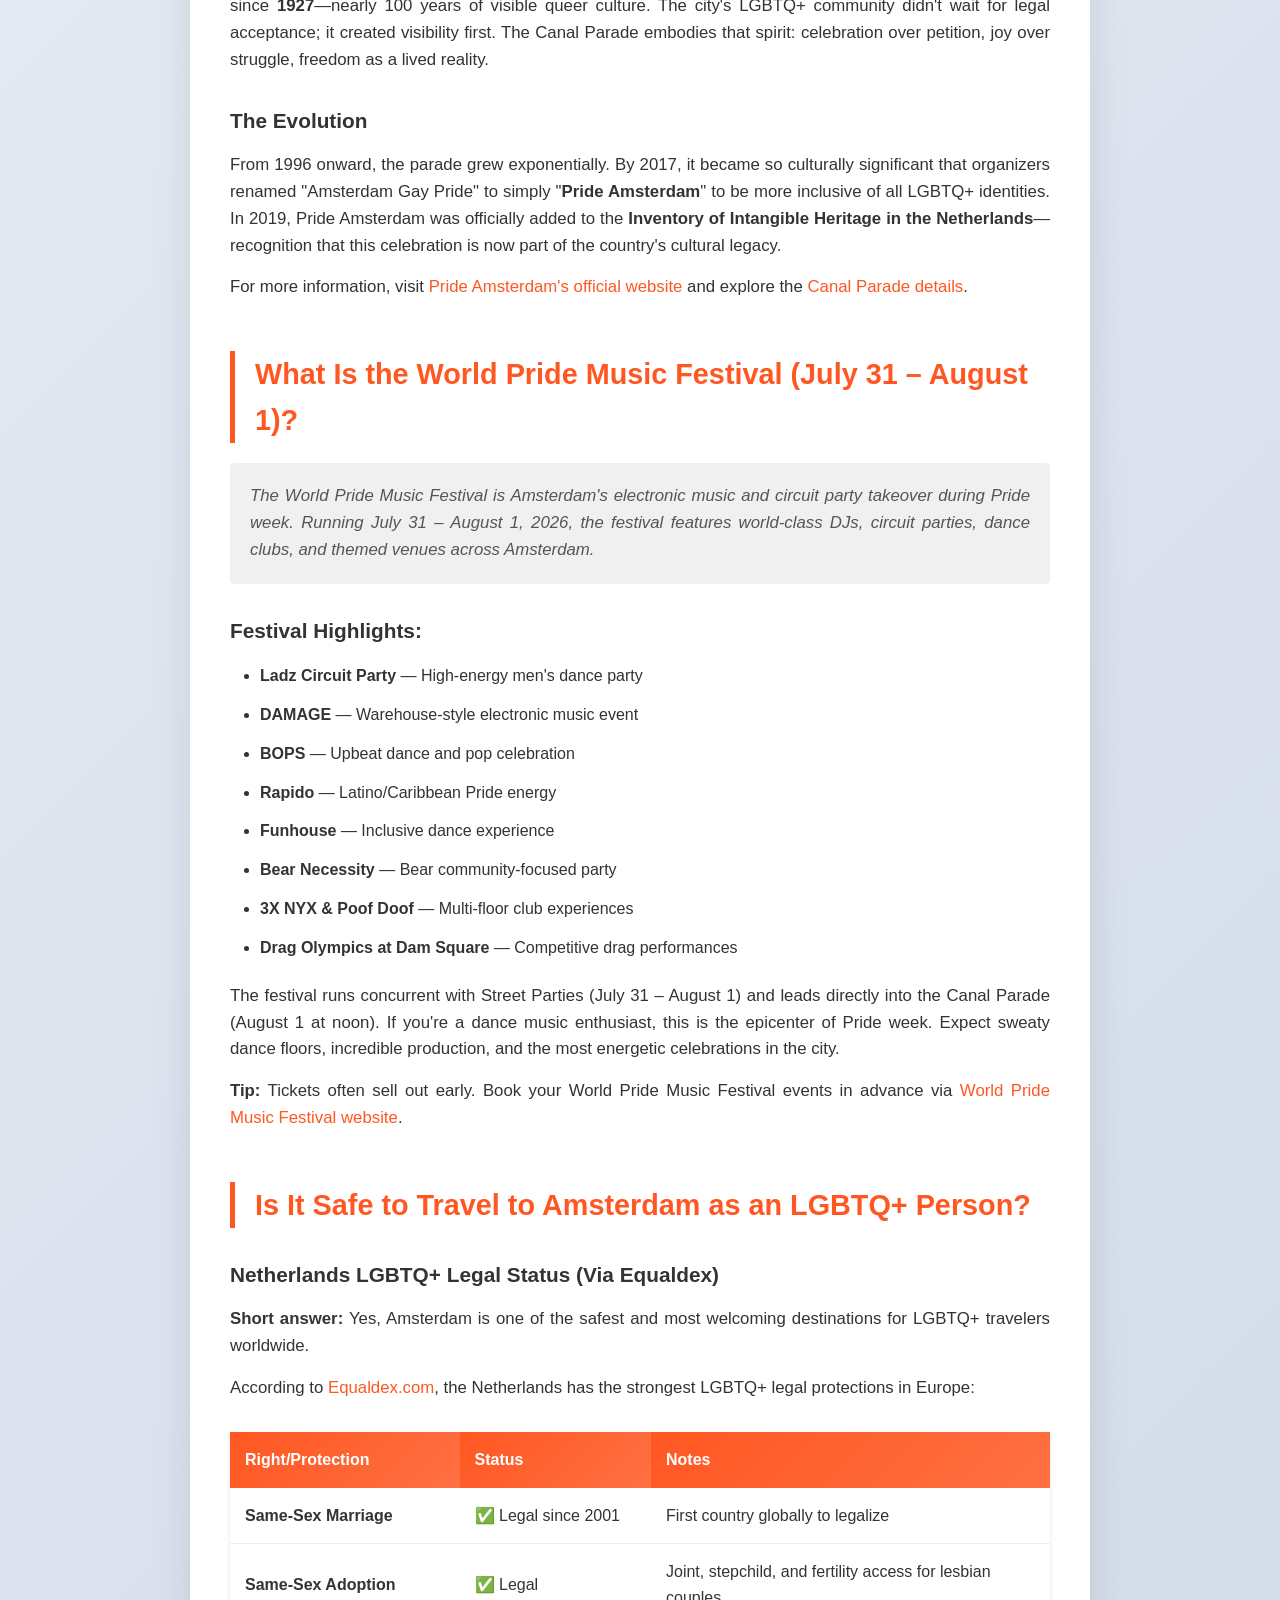
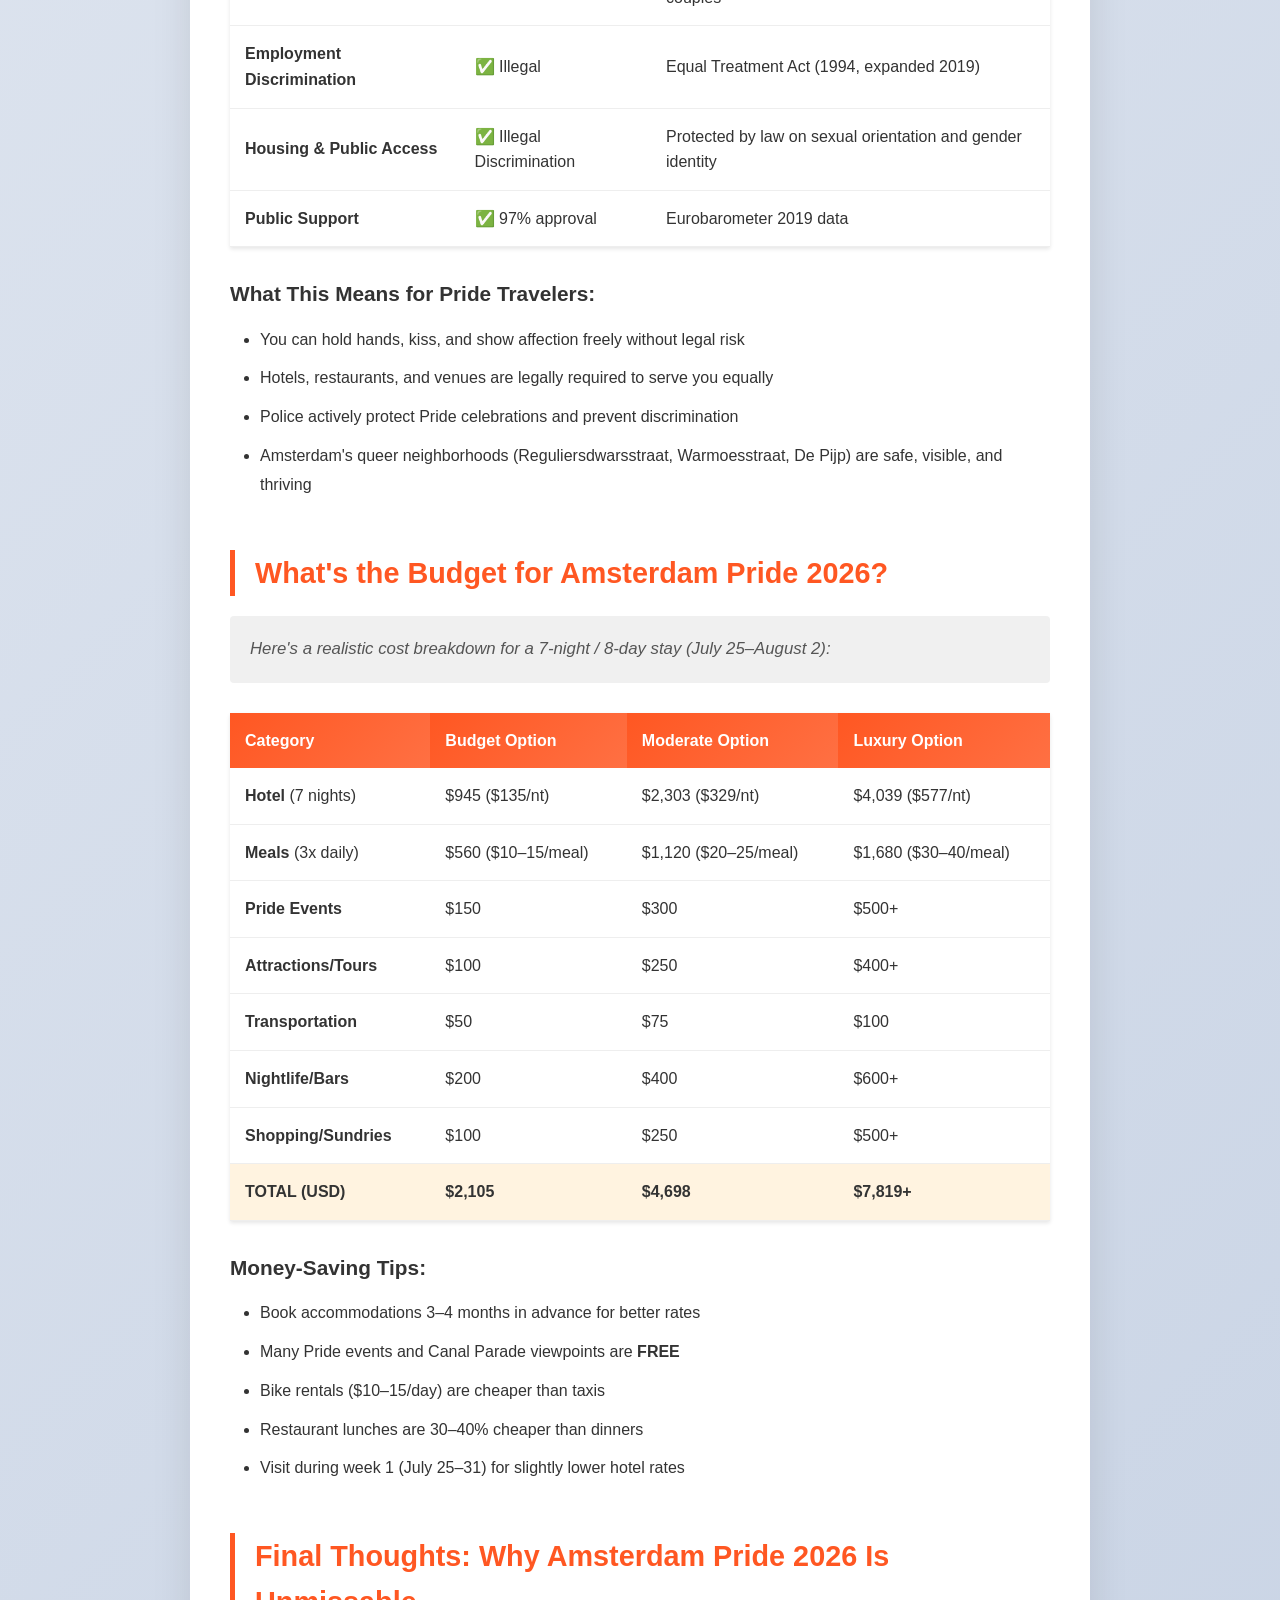
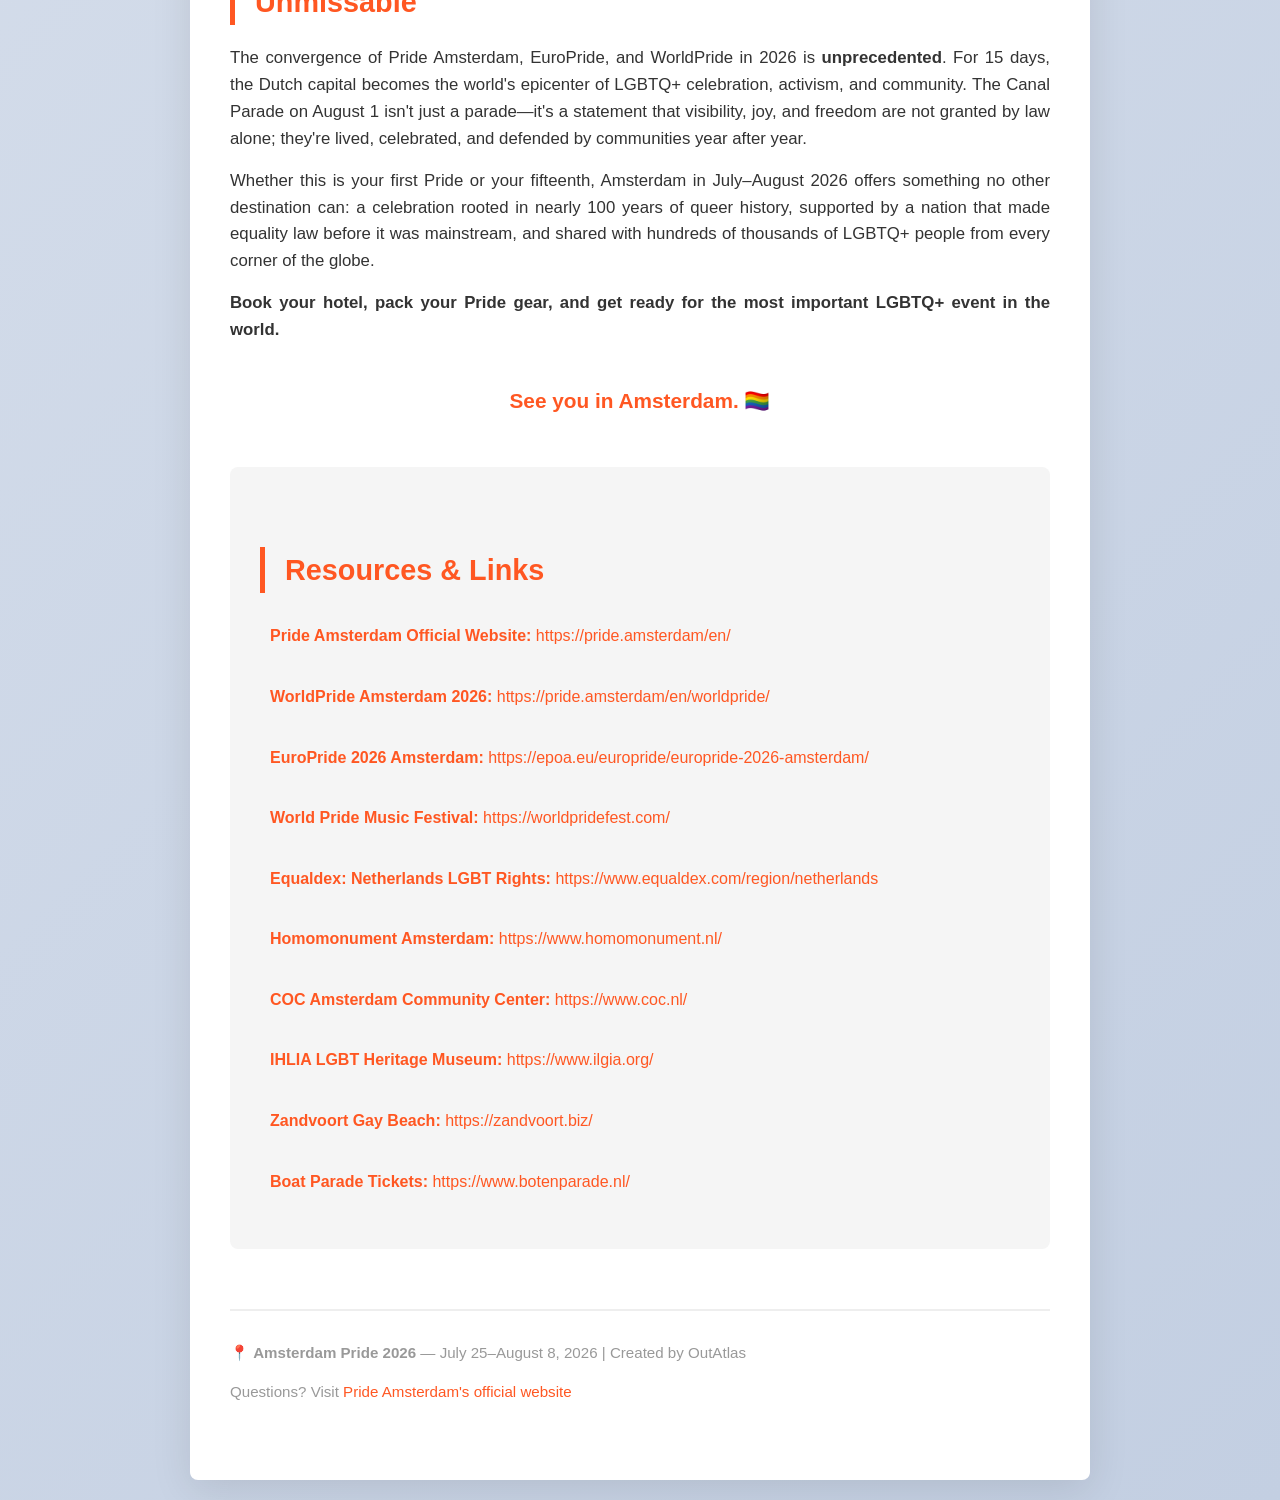
<file: Content/Amsterdam_Pride_2026_Event_Planning_Guide.html>
<!DOCTYPE html>
<html lang="en">
<head>
    <meta charset="UTF-8">
    <meta name="viewport" content="width=device-width, initial-scale=1.0">
    <title>Amsterdam Pride 2026 — Event Planning Guide</title>
    <style>
        * {
            margin: 0;
            padding: 0;
            box-sizing: border-box;
        }

        body {
            font-family: 'Segoe UI', Tahoma, Geneva, Verdana, sans-serif;
            line-height: 1.6;
            color: #333;
            background: linear-gradient(135deg, #f5f7fa 0%, #c3cfe2 100%);
            padding: 20px;
        }

        .container {
            max-width: 900px;
            margin: 0 auto;
            background: white;
            padding: 60px 40px;
            border-radius: 8px;
            box-shadow: 0 10px 40px rgba(0,0,0,0.1);
        }

        header {
            text-align: center;
            margin-bottom: 60px;
            border-bottom: 4px solid #FF5722;
            padding-bottom: 30px;
        }

        h1 {
            font-size: 3em;
            color: #FF5722;
            margin-bottom: 15px;
            font-weight: 700;
        }

        .subtitle {
            font-size: 1.4em;
            color: #666;
            margin-bottom: 15px;
            font-weight: 300;
        }

        .metadata {
            font-size: 0.9em;
            color: #999;
            font-style: italic;
            letter-spacing: 1px;
        }

        h2 {
            font-size: 1.8em;
            color: #FF5722;
            margin: 50px 0 20px 0;
            border-left: 5px solid #FF5722;
            padding-left: 20px;
        }

        h3 {
            font-size: 1.3em;
            color: #333;
            margin: 30px 0 15px 0;
            font-weight: 600;
        }

        p {
            margin-bottom: 15px;
            text-align: justify;
            font-size: 1.05em;
        }

        table {
            width: 100%;
            border-collapse: collapse;
            margin: 30px 0;
            box-shadow: 0 2px 4px rgba(0,0,0,0.1);
        }

        th {
            background: linear-gradient(135deg, #FF5722, #FF7043);
            color: white;
            padding: 15px;
            text-align: left;
            font-weight: 600;
        }

        td {
            padding: 15px;
            border-bottom: 1px solid #eee;
        }

        tr:hover {
            background-color: #f9f9f9;
        }

        .pro-tip {
            background: #FFF3E0;
            border-left: 5px solid #FF5722;
            padding: 20px;
            margin: 25px 0;
            border-radius: 4px;
        }

        .pro-tip strong {
            color: #FF5722;
        }

        ul {
            margin-left: 30px;
            margin-bottom: 20px;
        }

        li {
            margin-bottom: 10px;
            line-height: 1.8;
        }

        a {
            color: #FF5722;
            text-decoration: none;
            font-weight: 500;
            transition: color 0.3s ease;
        }

        a:hover {
            color: #E64A19;
            text-decoration: underline;
        }

        .section-intro {
            background: #F0F0F0;
            padding: 20px;
            border-radius: 4px;
            margin: 20px 0;
            font-style: italic;
            color: #555;
        }

        .highlight {
            background: linear-gradient(120deg, rgba(255,87,34,0.1), rgba(255,87,34,0.2));
            padding: 2px 6px;
            border-radius: 3px;
        }

        .flag {
            font-size: 1.2em;
            margin-left: 10px;
        }

        .resources {
            background: #F5F5F5;
            padding: 30px;
            border-radius: 8px;
            margin-top: 50px;
        }

        .resources h2 {
            border-color: #FF5722;
        }

        .resource-item {
            margin-bottom: 15px;
            padding: 10px;
        }

        .resource-item strong {
            color: #FF5722;
        }

        footer {
            text-align: center;
            margin-top: 60px;
            padding-top: 30px;
            border-top: 2px solid #eee;
            color: #999;
            font-size: 0.9em;
        }

        .closing {
            text-align: center;
            font-size: 1.3em;
            color: #FF5722;
            font-weight: bold;
            margin: 40px 0;
        }

        @media (max-width: 768px) {
            .container {
                padding: 30px 20px;
            }

            h1 {
                font-size: 2em;
            }

            h2 {
                font-size: 1.4em;
            }

            table {
                font-size: 0.9em;
            }

            th, td {
                padding: 10px;
            }
        }
    </style>
</head>
<body>
    <div class="container">
        <header>
            <h1>Amsterdam Pride 2026</h1>
            <p class="subtitle">The Ultimate Event Planning Guide to WorldPride, EuroPride & Pride Amsterdam</p>
            <p class="metadata">Event Dates: July 25 – August 8, 2026 | Location: Amsterdam, Netherlands</p>
        </header>

        <main>
            <section>
                <h2>What Makes Amsterdam Pride 2026 the Most Important LGBTQ+ Celebration in Europe?</h2>
                <p>For the first time in history, Amsterdam will simultaneously host three of the world's most significant Pride celebrations: <span class="highlight">Pride Amsterdam</span>, <span class="highlight">EuroPride</span>, and <span class="highlight">WorldPride</span>. From July 25 to August 8, 2026, the Dutch capital transforms into a global celebration of freedom, equality, and queer joy—drawing hundreds of thousands of LGBTQ+ travelers from every corner of the world.</p>
                <p>Whether you're attending for the first time or returning for your fifth Pride celebration, this guide covers everything you need to know to make the most of Amsterdam's legendary two-week festival.</p>
            </section>

            <section>
                <h2>Where Should You Stay During Amsterdam Pride 2026?</h2>
                <p class="section-intro">Amsterdam's accommodations range from luxury waterfront palaces to budget-friendly hostels, all welcoming LGBTQ+ travelers with open arms.</p>

                <table>
                    <thead>
                        <tr>
                            <th>Hotel Name</th>
                            <th>Star Rating</th>
                            <th>LGBTQ+ Certification</th>
                            <th>Full Dates</th>
                            <th>Week 1</th>
                            <th>Week 2</th>
                            <th>Best For</th>
                        </tr>
                    </thead>
                    <tbody>
                        <tr>
                            <td><strong>Anantara Grand Hotel Krasnapolsky</strong></td>
                            <td>⭐⭐⭐⭐⭐</td>
                            <td>IGLTA Accredited</td>
                            <td>$526</td>
                            <td>$451</td>
                            <td>$526</td>
                            <td>Luxury seekers, iconic property</td>
                        </tr>
                        <tr>
                            <td><strong>W Amsterdam</strong></td>
                            <td>⭐⭐⭐⭐⭐</td>
                            <td>World Rainbow Hotels</td>
                            <td>$598</td>
                            <td>$518</td>
                            <td>$618</td>
                            <td>Modern luxury, high-energy vibe</td>
                        </tr>
                        <tr>
                            <td><strong>Pulitzer Amsterdam</strong></td>
                            <td>⭐⭐⭐⭐⭐</td>
                            <td>World Rainbow Hotels</td>
                            <td>$577</td>
                            <td>$562</td>
                            <td>$577</td>
                            <td>Historic charm, prime Canal location</td>
                        </tr>
                        <tr>
                            <td><strong>Renaissance Amsterdam Hotel</strong></td>
                            <td>⭐⭐⭐⭐</td>
                            <td>IGLTA Accredited</td>
                            <td>$331</td>
                            <td>$329</td>
                            <td>$331</td>
                            <td>Reliable mid-range option</td>
                        </tr>
                        <tr>
                            <td><strong>CitizenM Amsterdam South</strong></td>
                            <td>⭐⭐⭐</td>
                            <td>LGBTQ+ Friendly</td>
                            <td>$167</td>
                            <td>$163</td>
                            <td>$170</td>
                            <td>Budget-conscious travelers, modern</td>
                        </tr>
                        <tr>
                            <td><strong>Volkshotel</strong></td>
                            <td>⭐⭐</td>
                            <td>LGBTQ+ Friendly</td>
                            <td>$137</td>
                            <td>$135</td>
                            <td>$139</td>
                            <td>Budget backpackers, social vibe</td>
                        </tr>
                    </tbody>
                </table>

                <div class="pro-tip">
                    <strong>Pro tip:</strong> Week 1 (July 25-31) sees higher demand, but luxury hotels drop rates mid-week. Consider staying July 27-30 for better value at premium properties. For budget travelers, book early—Volkshotel's $135–$139 rate fills quickly.
                </div>
            </section>

            <section>
                <h2>What Are the Must-See Events During Amsterdam Pride 2026?</h2>
                <p class="section-intro">Amsterdam Pride stretches across 15 days, with major celebrations, performances, conferences, and gatherings scheduled throughout. Here's your complete event calendar:</p>

                <table>
                    <thead>
                        <tr>
                            <th>Date</th>
                            <th>Event</th>
                            <th>Time</th>
                            <th>Location</th>
                            <th>What You'll Experience</th>
                        </tr>
                    </thead>
                    <tbody>
                        <tr>
                            <td><strong>Jul 25</strong></td>
                            <td>Pride March</td>
                            <td>All day</td>
                            <td>Amstelveld → Vondelpark</td>
                            <td>Opening celebration kick-off</td>
                        </tr>
                        <tr>
                            <td><strong>Aug 1</strong></td>
                            <td><strong>CANAL PARADE</strong> ⭐⭐⭐</td>
                            <td>12:00 PM–4:00 PM</td>
                            <td>Prinsengracht, Amstel River</td>
                            <td>80+ boats, 400K+ spectators, iconic tradition</td>
                        </tr>
                        <tr>
                            <td><strong>Jul 31 – Aug 1</strong></td>
                            <td><strong>World Pride Music Festival</strong> ⭐⭐</td>
                            <td>Multi-day</td>
                            <td>Amsterdam venues</td>
                            <td>Electronic music, DJs, circuit parties</td>
                        </tr>
                        <tr>
                            <td><strong>Aug 4–8</strong></td>
                            <td>WorldPride Village</td>
                            <td>All day</td>
                            <td>Museumplein</td>
                            <td>Global hub, performances, exhibitions</td>
                        </tr>
                        <tr>
                            <td><strong>Aug 8</strong></td>
                            <td>WorldPride Closing Concert</td>
                            <td>Evening</td>
                            <td>Museumplein</td>
                            <td>Grand finale celebration</td>
                        </tr>
                    </tbody>
                </table>
            </section>

            <section>
                <h2>What Is the Canal Parade and Why Is It the World's Most Iconic Pride Celebration? <span class="flag">🏳️‍🌈</span></h2>

                <h3>The History & Significance of Amsterdam's Legendary Water Parade</h3>
                <p>The <strong>Canal Parade</strong> is what makes Amsterdam Pride truly unique among all Pride celebrations worldwide. Unlike traditional street parades with marching groups and floats, Amsterdam's Canal Parade takes place entirely <strong>on water</strong>, with dozens of elaborately decorated boats cruising through the city's UNESCO-protected 17th-century canals. On August 1, 2026, more than <strong>80 boats</strong> will sail the historic Prinsengracht and Amstel rivers, attracting over <strong>400,000 spectators</strong> from around the globe.</p>

                <h3>How It Started</h3>
                <p>The Canal Parade didn't begin as a protest march—it was intentional celebration. When Amsterdam hosted the Gay Games bid in 1998, organizers envisioned something no other Pride city had ever done: moving the celebration onto the water. On <strong>August 3, 1996</strong>, the first Canal Parade launched with just 45 boats and 20,000 spectators. What emerged was revolutionary: a Pride celebration that transformed the city's most iconic geographic feature (its UNESCO World Heritage canals) into a statement of visibility, joy, and community.</p>

                <h3>Why It Matters</h3>
                <p>The Canal Parade reflects Amsterdam's unique history. The Netherlands was the <strong>first country in the world to legalize same-sex marriage</strong> (2001), and Amsterdam specifically has hosted openly gay establishments since <strong>1927</strong>—nearly 100 years of visible queer culture. The city's LGBTQ+ community didn't wait for legal acceptance; it created visibility first. The Canal Parade embodies that spirit: celebration over petition, joy over struggle, freedom as a lived reality.</p>

                <h3>The Evolution</h3>
                <p>From 1996 onward, the parade grew exponentially. By 2017, it became so culturally significant that organizers renamed "Amsterdam Gay Pride" to simply "<strong>Pride Amsterdam</strong>" to be more inclusive of all LGBTQ+ identities. In 2019, Pride Amsterdam was officially added to the <strong>Inventory of Intangible Heritage in the Netherlands</strong>—recognition that this celebration is now part of the country's cultural legacy.</p>

                <p>For more information, visit <a href="https://pride.amsterdam/en/">Pride Amsterdam's official website</a> and explore the <a href="https://pride.amsterdam/en/event/canal-parade/">Canal Parade details</a>.</p>
            </section>

            <section>
                <h2>What Is the World Pride Music Festival (July 31 – August 1)?</h2>
                <p class="section-intro">The World Pride Music Festival is Amsterdam's electronic music and circuit party takeover during Pride week. Running July 31 – August 1, 2026, the festival features world-class DJs, circuit parties, dance clubs, and themed venues across Amsterdam.</p>

                <h3>Festival Highlights:</h3>
                <ul>
                    <li><strong>Ladz Circuit Party</strong> — High-energy men's dance party</li>
                    <li><strong>DAMAGE</strong> — Warehouse-style electronic music event</li>
                    <li><strong>BOPS</strong> — Upbeat dance and pop celebration</li>
                    <li><strong>Rapido</strong> — Latino/Caribbean Pride energy</li>
                    <li><strong>Funhouse</strong> — Inclusive dance experience</li>
                    <li><strong>Bear Necessity</strong> — Bear community-focused party</li>
                    <li><strong>3X NYX & Poof Doof</strong> — Multi-floor club experiences</li>
                    <li><strong>Drag Olympics at Dam Square</strong> — Competitive drag performances</li>
                </ul>

                <p>The festival runs concurrent with Street Parties (July 31 – August 1) and leads directly into the Canal Parade (August 1 at noon). If you're a dance music enthusiast, this is the epicenter of Pride week. Expect sweaty dance floors, incredible production, and the most energetic celebrations in the city.</p>

                <p><strong>Tip:</strong> Tickets often sell out early. Book your World Pride Music Festival events in advance via <a href="https://worldpridefest.com/">World Pride Music Festival website</a>.</p>
            </section>

            <section>
                <h2>Is It Safe to Travel to Amsterdam as an LGBTQ+ Person?</h2>

                <h3>Netherlands LGBTQ+ Legal Status (Via Equaldex)</h3>
                <p><strong>Short answer:</strong> Yes, Amsterdam is one of the safest and most welcoming destinations for LGBTQ+ travelers worldwide.</p>

                <p>According to <a href="https://www.equaldex.com/region/netherlands">Equaldex.com</a>, the Netherlands has the strongest LGBTQ+ legal protections in Europe:</p>

                <table>
                    <thead>
                        <tr>
                            <th>Right/Protection</th>
                            <th>Status</th>
                            <th>Notes</th>
                        </tr>
                    </thead>
                    <tbody>
                        <tr>
                            <td><strong>Same-Sex Marriage</strong></td>
                            <td>✅ Legal since 2001</td>
                            <td>First country globally to legalize</td>
                        </tr>
                        <tr>
                            <td><strong>Same-Sex Adoption</strong></td>
                            <td>✅ Legal</td>
                            <td>Joint, stepchild, and fertility access for lesbian couples</td>
                        </tr>
                        <tr>
                            <td><strong>Employment Discrimination</strong></td>
                            <td>✅ Illegal</td>
                            <td>Equal Treatment Act (1994, expanded 2019)</td>
                        </tr>
                        <tr>
                            <td><strong>Housing & Public Access</strong></td>
                            <td>✅ Illegal Discrimination</td>
                            <td>Protected by law on sexual orientation and gender identity</td>
                        </tr>
                        <tr>
                            <td><strong>Public Support</strong></td>
                            <td>✅ 97% approval</td>
                            <td>Eurobarometer 2019 data</td>
                        </tr>
                    </tbody>
                </table>

                <h3>What This Means for Pride Travelers:</h3>
                <ul>
                    <li>You can hold hands, kiss, and show affection freely without legal risk</li>
                    <li>Hotels, restaurants, and venues are legally required to serve you equally</li>
                    <li>Police actively protect Pride celebrations and prevent discrimination</li>
                    <li>Amsterdam's queer neighborhoods (Reguliersdwarsstraat, Warmoesstraat, De Pijp) are safe, visible, and thriving</li>
                </ul>
            </section>

            <section>
                <h2>What's the Budget for Amsterdam Pride 2026?</h2>
                <p class="section-intro">Here's a realistic cost breakdown for a 7-night / 8-day stay (July 25–August 2):</p>

                <table>
                    <thead>
                        <tr>
                            <th>Category</th>
                            <th>Budget Option</th>
                            <th>Moderate Option</th>
                            <th>Luxury Option</th>
                        </tr>
                    </thead>
                    <tbody>
                        <tr>
                            <td><strong>Hotel</strong> (7 nights)</td>
                            <td>$945 ($135/nt)</td>
                            <td>$2,303 ($329/nt)</td>
                            <td>$4,039 ($577/nt)</td>
                        </tr>
                        <tr>
                            <td><strong>Meals</strong> (3x daily)</td>
                            <td>$560 ($10–15/meal)</td>
                            <td>$1,120 ($20–25/meal)</td>
                            <td>$1,680 ($30–40/meal)</td>
                        </tr>
                        <tr>
                            <td><strong>Pride Events</strong></td>
                            <td>$150</td>
                            <td>$300</td>
                            <td>$500+</td>
                        </tr>
                        <tr>
                            <td><strong>Attractions/Tours</strong></td>
                            <td>$100</td>
                            <td>$250</td>
                            <td>$400+</td>
                        </tr>
                        <tr>
                            <td><strong>Transportation</strong></td>
                            <td>$50</td>
                            <td>$75</td>
                            <td>$100</td>
                        </tr>
                        <tr>
                            <td><strong>Nightlife/Bars</strong></td>
                            <td>$200</td>
                            <td>$400</td>
                            <td>$600+</td>
                        </tr>
                        <tr>
                            <td><strong>Shopping/Sundries</strong></td>
                            <td>$100</td>
                            <td>$250</td>
                            <td>$500+</td>
                        </tr>
                        <tr style="background: #FFF3E0; font-weight: bold;">
                            <td><strong>TOTAL (USD)</strong></td>
                            <td><strong>$2,105</strong></td>
                            <td><strong>$4,698</strong></td>
                            <td><strong>$7,819+</strong></td>
                        </tr>
                    </tbody>
                </table>

                <h3>Money-Saving Tips:</h3>
                <ul>
                    <li>Book accommodations 3–4 months in advance for better rates</li>
                    <li>Many Pride events and Canal Parade viewpoints are <strong>FREE</strong></li>
                    <li>Bike rentals ($10–15/day) are cheaper than taxis</li>
                    <li>Restaurant lunches are 30–40% cheaper than dinners</li>
                    <li>Visit during week 1 (July 25–31) for slightly lower hotel rates</li>
                </ul>
            </section>

            <section>
                <h2>Final Thoughts: Why Amsterdam Pride 2026 Is Unmissable</h2>
                <p>The convergence of Pride Amsterdam, EuroPride, and WorldPride in 2026 is <strong>unprecedented</strong>. For 15 days, the Dutch capital becomes the world's epicenter of LGBTQ+ celebration, activism, and community. The Canal Parade on August 1 isn't just a parade—it's a statement that visibility, joy, and freedom are not granted by law alone; they're lived, celebrated, and defended by communities year after year.</p>

                <p>Whether this is your first Pride or your fifteenth, Amsterdam in July–August 2026 offers something no other destination can: a celebration rooted in nearly 100 years of queer history, supported by a nation that made equality law before it was mainstream, and shared with hundreds of thousands of LGBTQ+ people from every corner of the globe.</p>

                <p><strong>Book your hotel, pack your Pride gear, and get ready for the most important LGBTQ+ event in the world.</strong></p>

                <p class="closing">See you in Amsterdam. 🏳️‍🌈</p>
            </section>

            <div class="resources">
                <h2>Resources & Links</h2>
                <div class="resource-item">
                    <strong>Pride Amsterdam Official Website:</strong> <a href="https://pride.amsterdam/en/">https://pride.amsterdam/en/</a>
                </div>
                <div class="resource-item">
                    <strong>WorldPride Amsterdam 2026:</strong> <a href="https://pride.amsterdam/en/worldpride/">https://pride.amsterdam/en/worldpride/</a>
                </div>
                <div class="resource-item">
                    <strong>EuroPride 2026 Amsterdam:</strong> <a href="https://epoa.eu/europride/europride-2026-amsterdam/">https://epoa.eu/europride/europride-2026-amsterdam/</a>
                </div>
                <div class="resource-item">
                    <strong>World Pride Music Festival:</strong> <a href="https://worldpridefest.com/">https://worldpridefest.com/</a>
                </div>
                <div class="resource-item">
                    <strong>Equaldex: Netherlands LGBT Rights:</strong> <a href="https://www.equaldex.com/region/netherlands">https://www.equaldex.com/region/netherlands</a>
                </div>
                <div class="resource-item">
                    <strong>Homomonument Amsterdam:</strong> <a href="https://www.homomonument.nl/">https://www.homomonument.nl/</a>
                </div>
                <div class="resource-item">
                    <strong>COC Amsterdam Community Center:</strong> <a href="https://www.coc.nl/">https://www.coc.nl/</a>
                </div>
                <div class="resource-item">
                    <strong>IHLIA LGBT Heritage Museum:</strong> <a href="https://www.ilgia.org/">https://www.ilgia.org/</a>
                </div>
                <div class="resource-item">
                    <strong>Zandvoort Gay Beach:</strong> <a href="https://zandvoort.biz/">https://zandvoort.biz/</a>
                </div>
                <div class="resource-item">
                    <strong>Boat Parade Tickets:</strong> <a href="https://www.botenparade.nl/">https://www.botenparade.nl/</a>
                </div>
            </div>
        </main>

        <footer>
            <p>📍 <strong>Amsterdam Pride 2026</strong> — July 25–August 8, 2026 | Created by OutAtlas</p>
            <p>Questions? Visit <a href="https://pride.amsterdam/en/">Pride Amsterdam's official website</a></p>
        </footer>
    </div>
</body>
</html>
</file>
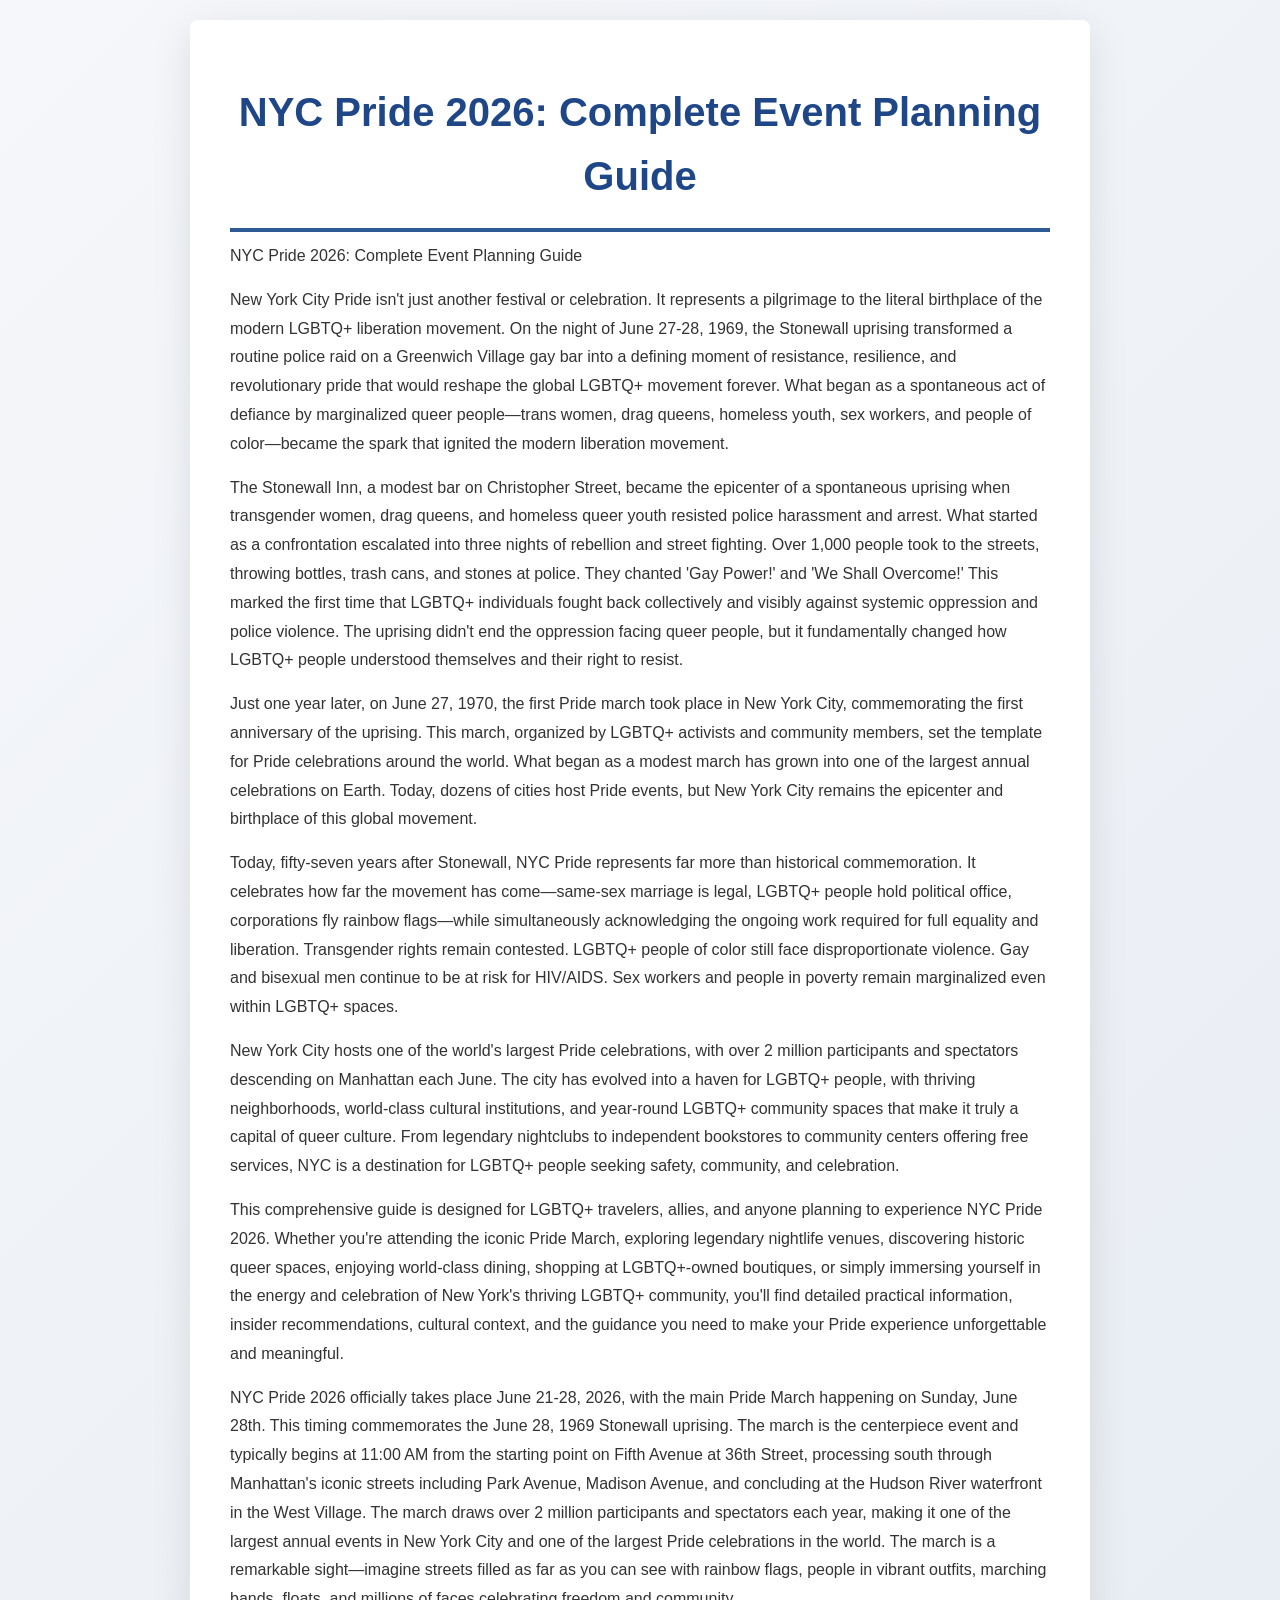
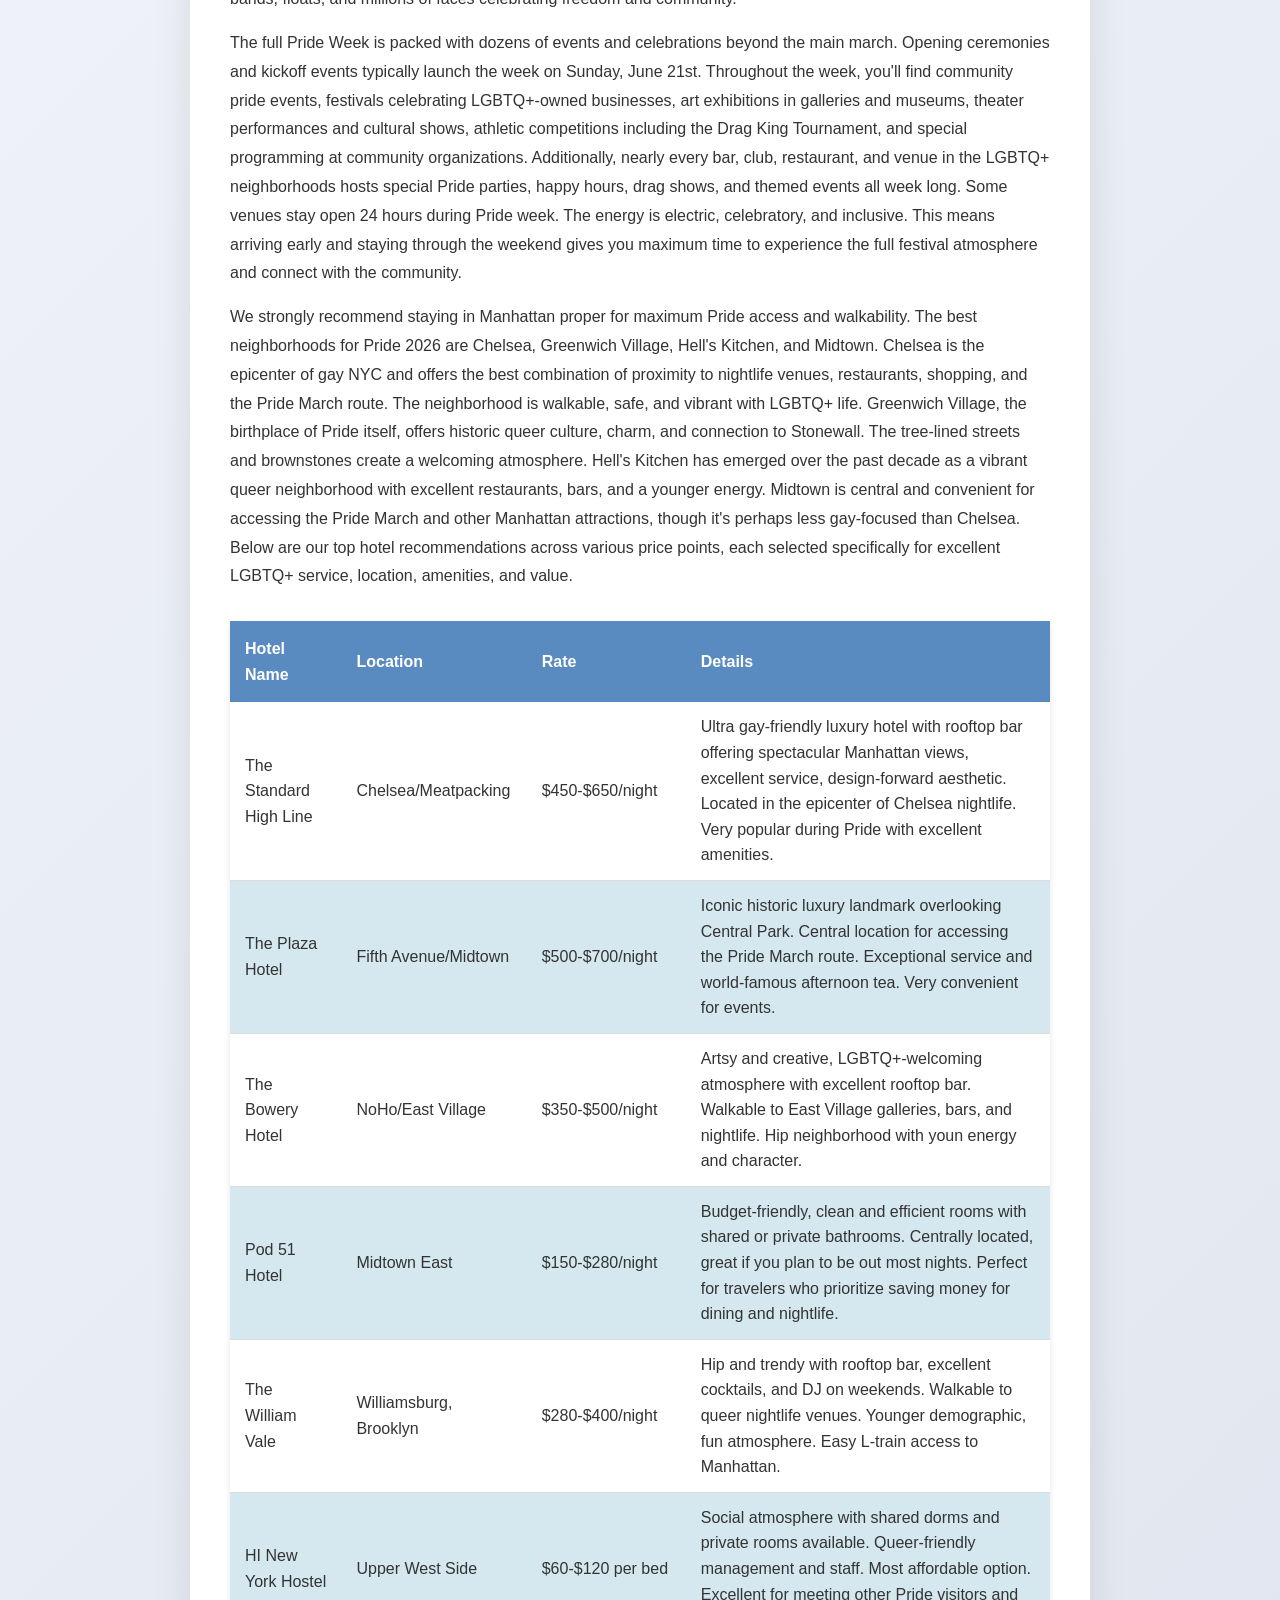
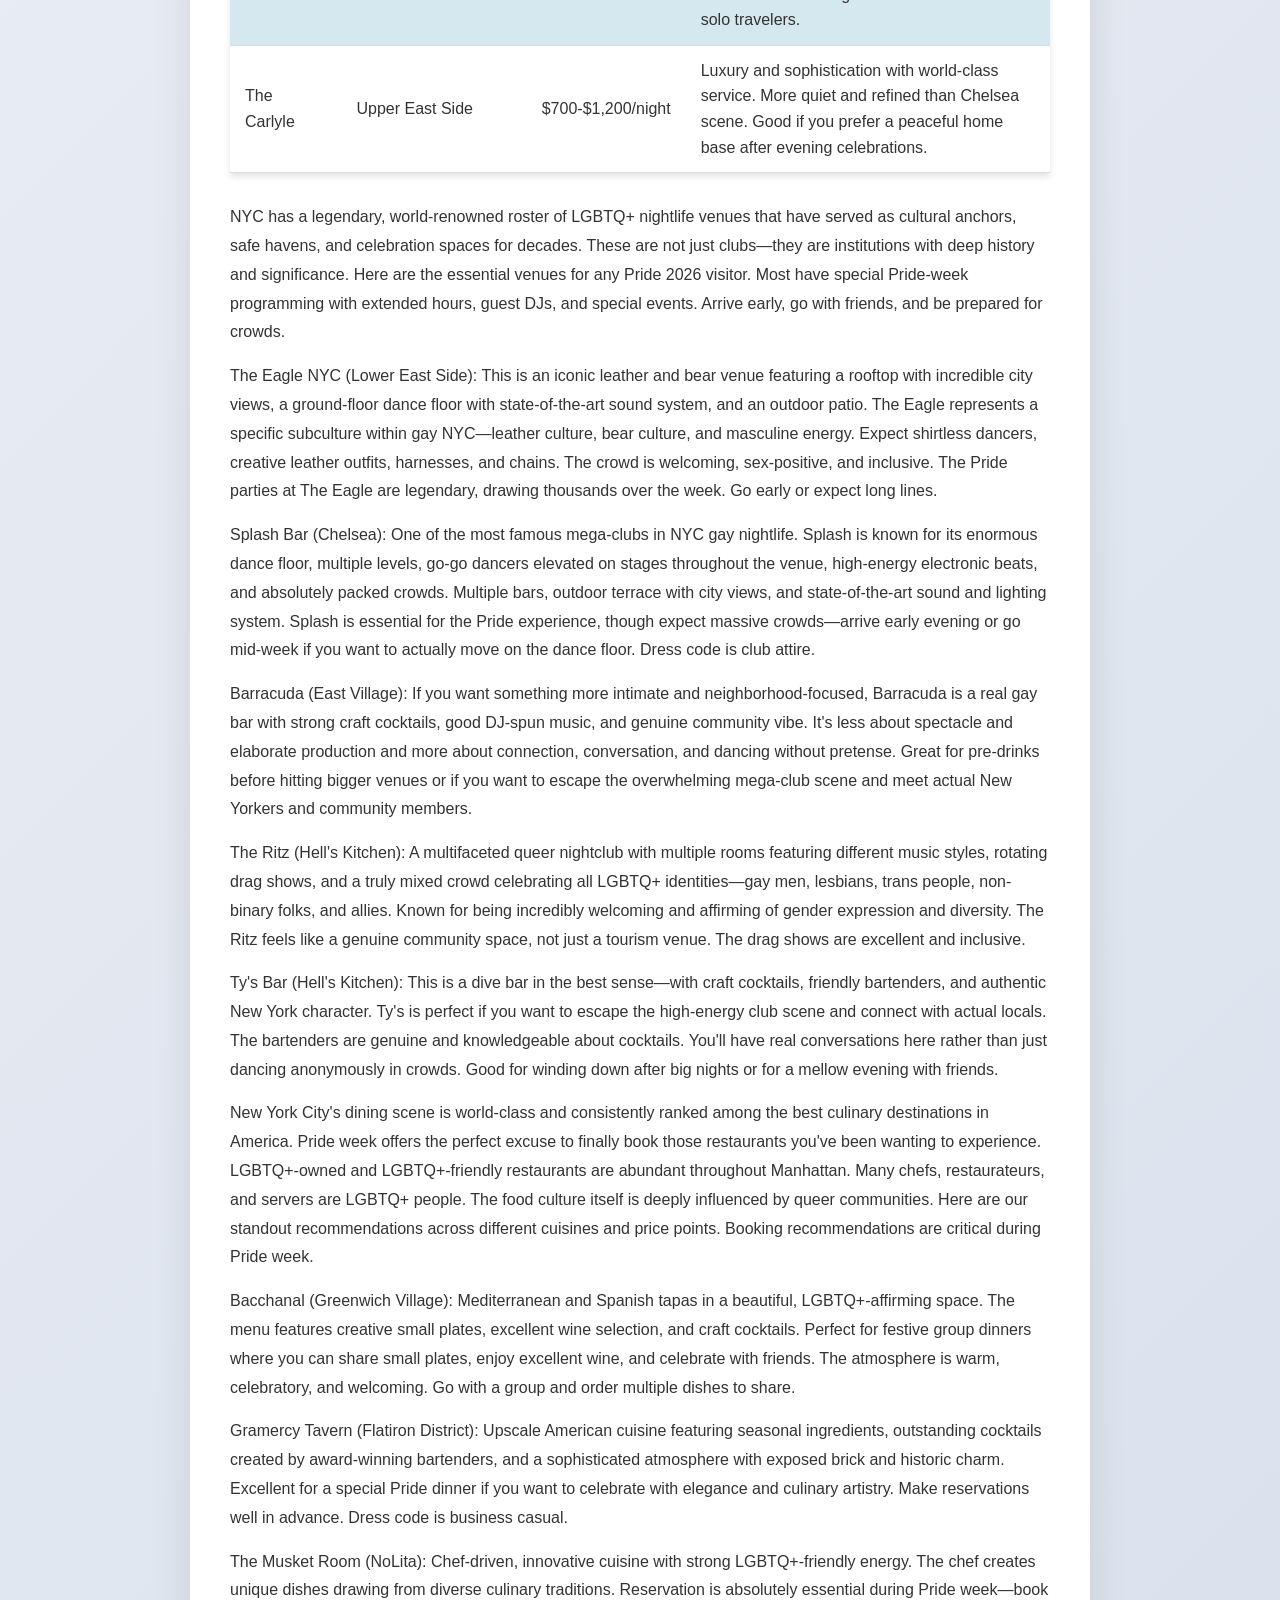
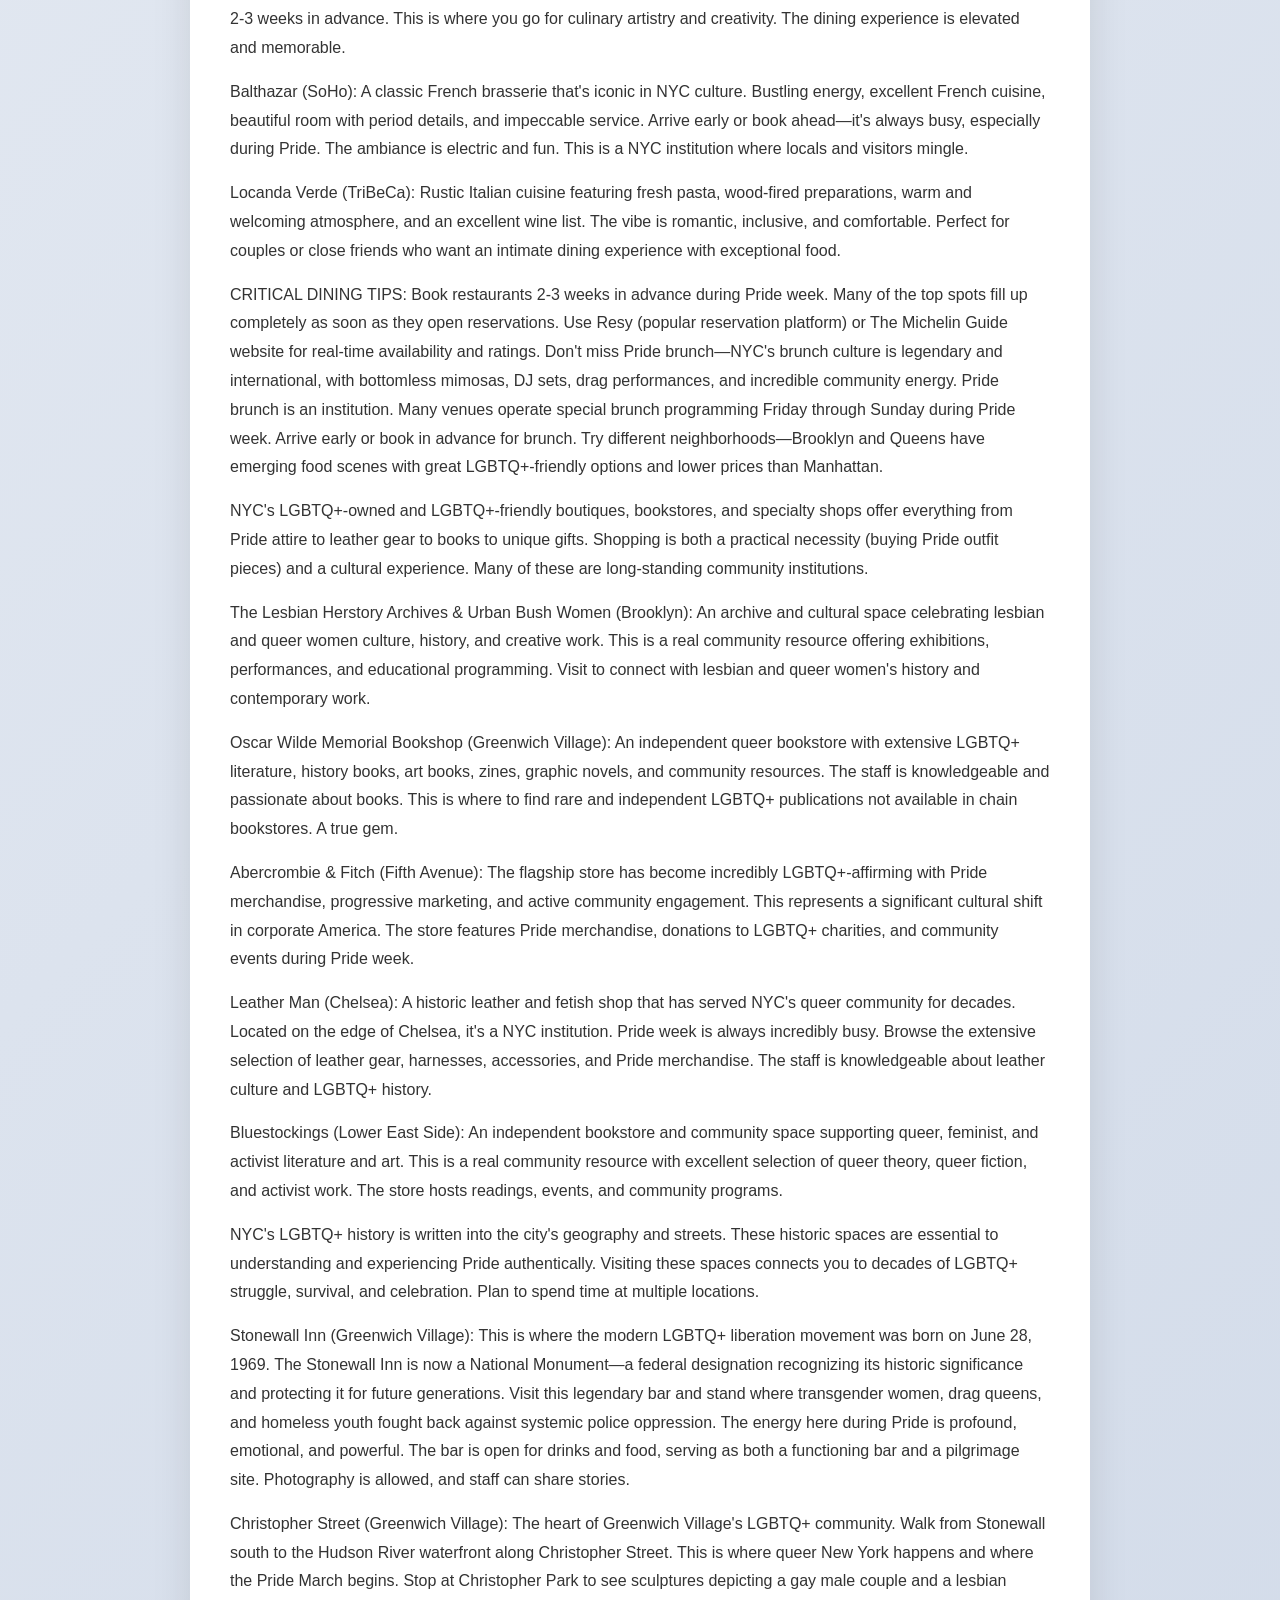
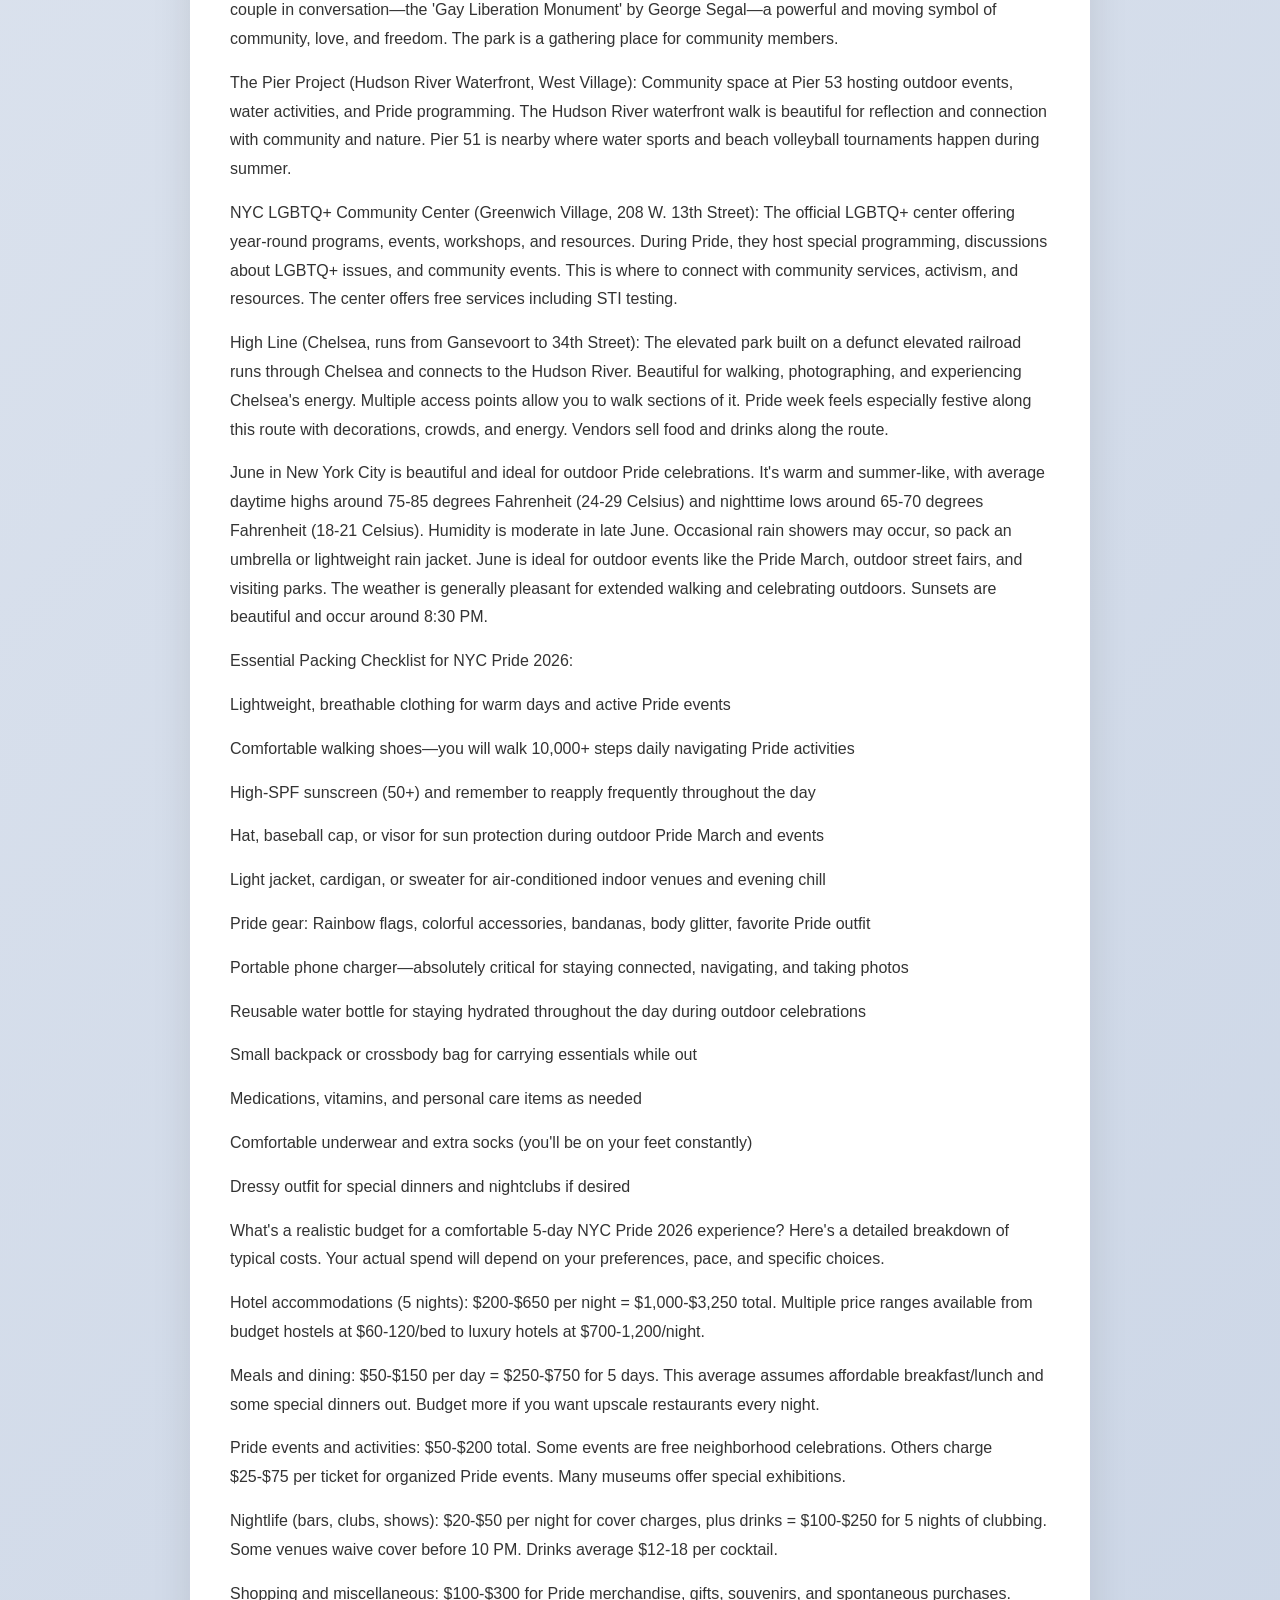
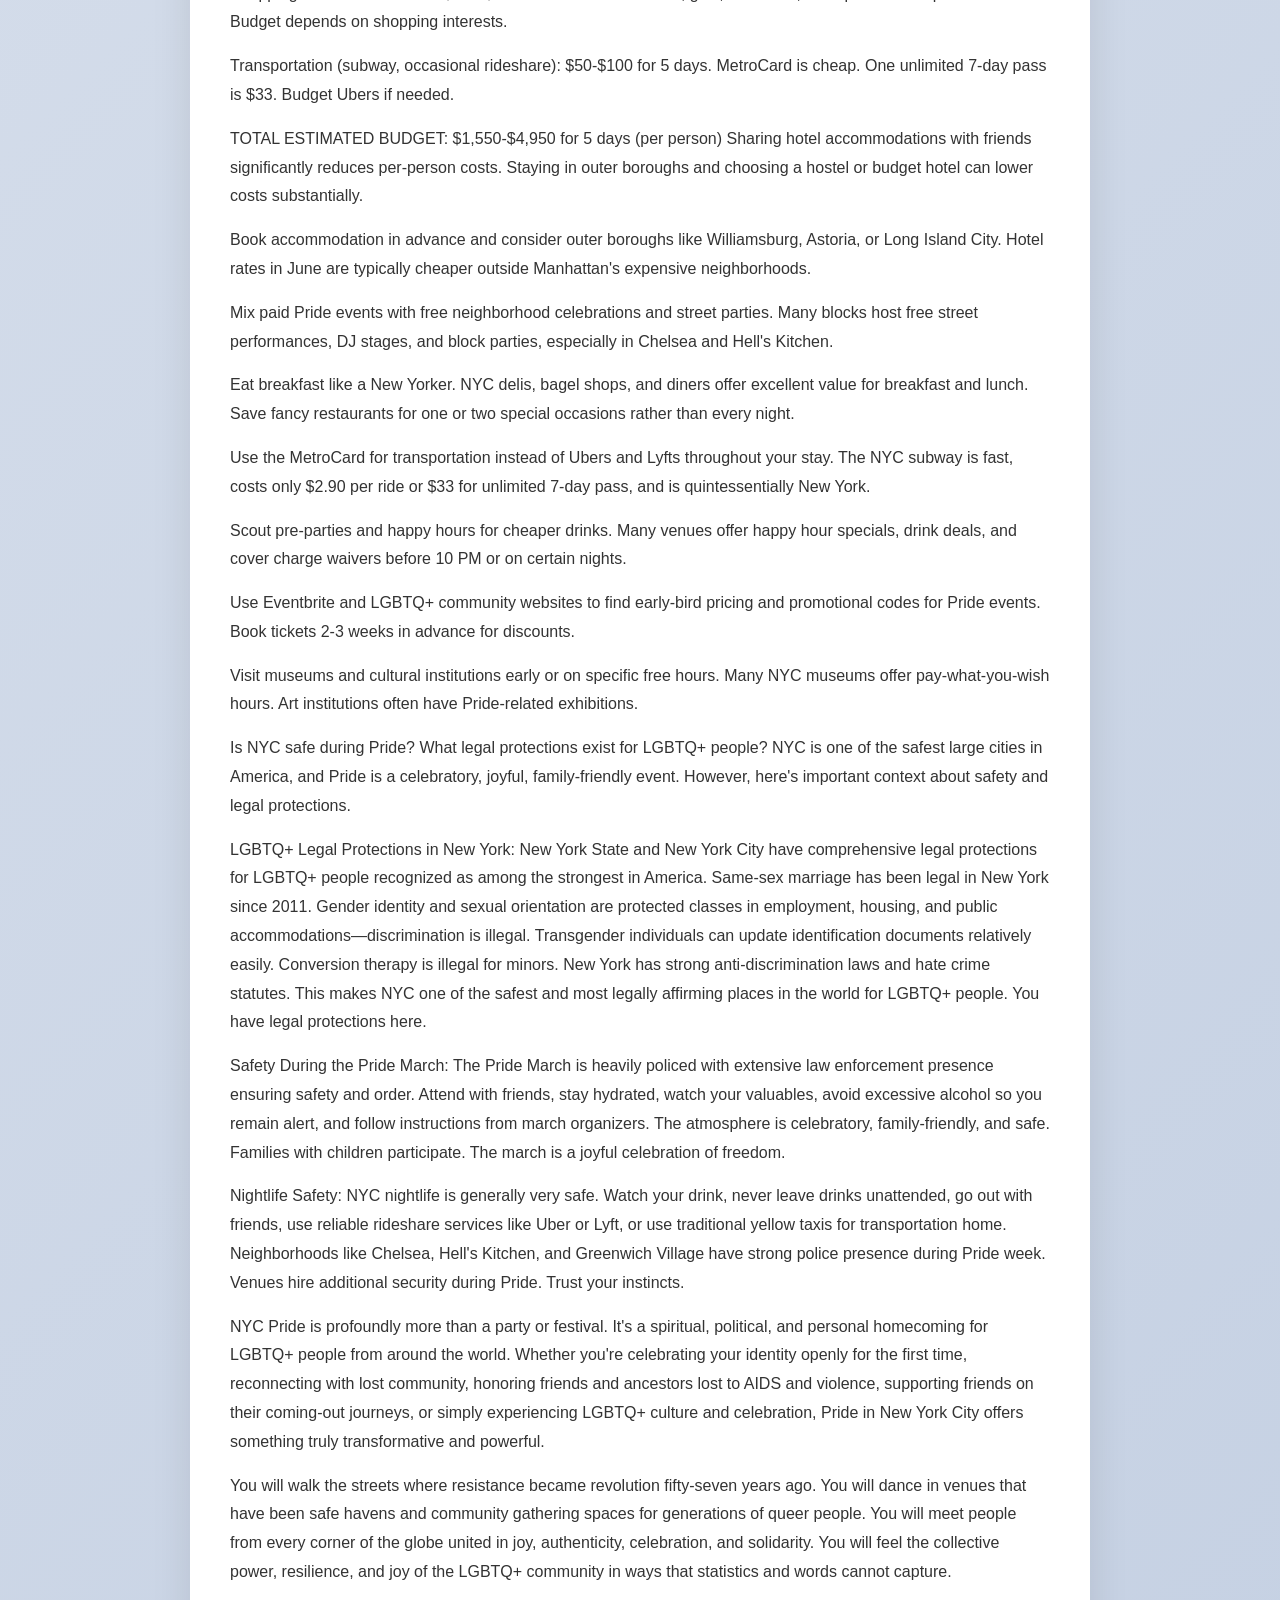
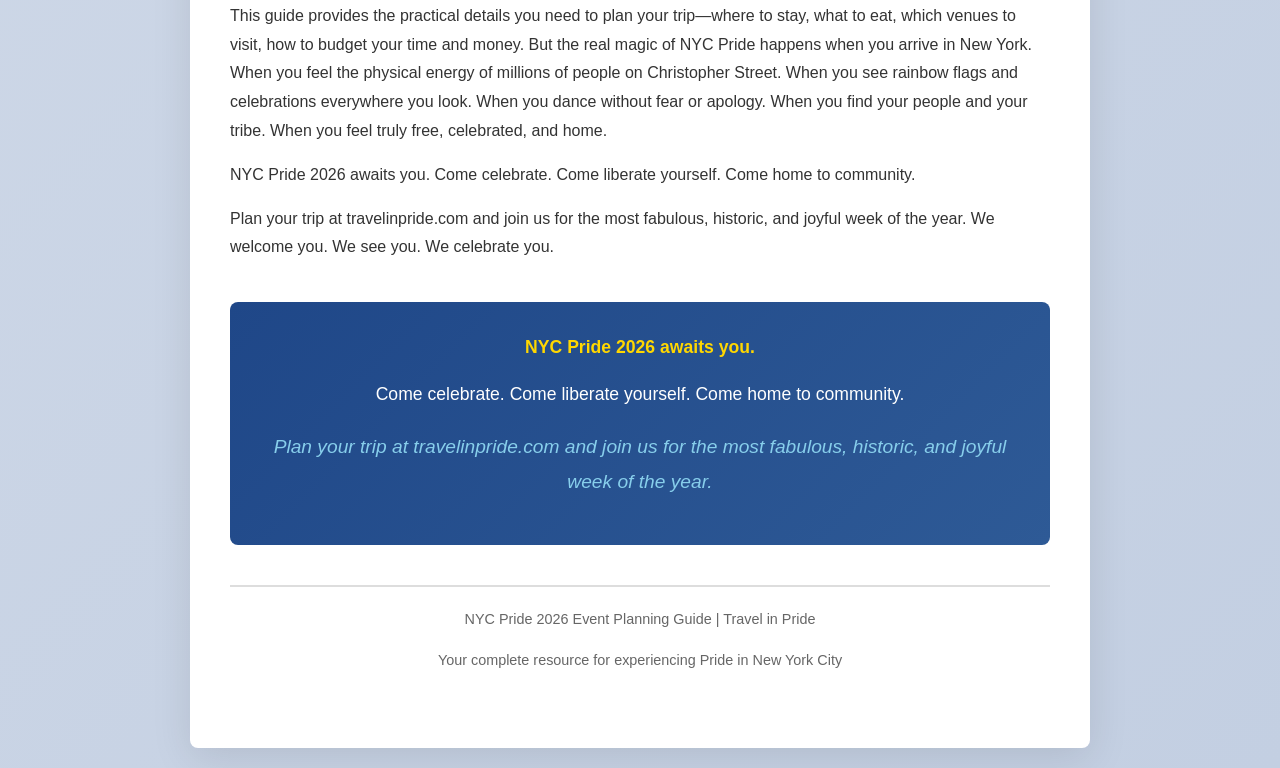
<file: Content/NYC_Pride_2026_Event_Planning_Guide.html>
<!DOCTYPE html>
<html lang="en">
<head>
    <meta charset="UTF-8">
    <meta name="viewport" content="width=device-width, initial-scale=1.0">
    <title>NYC Pride 2026: Complete Event Planning Guide</title>
    <style>
        * {
            margin: 0;
            padding: 0;
            box-sizing: border-box;
        }
        
        body {
            font-family: 'Segoe UI', Tahoma, Geneva, Verdana, sans-serif;
            line-height: 1.6;
            color: #333;
            background: linear-gradient(135deg, #f5f7fa 0%, #c3cfe2 100%);
            padding: 20px;
        }
        
        .container {
            max-width: 900px;
            margin: 0 auto;
            background: white;
            padding: 60px 40px;
            border-radius: 8px;
            box-shadow: 0 10px 40px rgba(0,0,0,0.1);
        }
        
        h1 {
            color: #1F4788;
            font-size: 2.5em;
            margin-bottom: 10px;
            text-align: center;
            border-bottom: 4px solid #2E5A96;
            padding-bottom: 20px;
        }
        
        h2 {
            color: #2E5A96;
            font-size: 1.8em;
            margin-top: 40px;
            margin-bottom: 20px;
            border-left: 5px solid #5A8BC0;
            padding-left: 15px;
        }
        
        p {
            margin-bottom: 15px;
            line-height: 1.8;
            font-size: 1em;
        }
        
        strong {
            color: #1F4788;
            font-weight: 600;
        }
        
        em {
            color: #2E5A96;
        }
        
        ul {
            margin-left: 30px;
            margin-bottom: 20px;
        }
        
        li {
            margin-bottom: 10px;
            line-height: 1.6;
        }
        
        table {
            width: 100%;
            border-collapse: collapse;
            margin: 30px 0;
            box-shadow: 0 4px 6px rgba(0,0,0,0.1);
        }
        
        th {
            background: #5A8BC0;
            color: white;
            padding: 15px;
            text-align: left;
            font-weight: 600;
        }
        
        td {
            padding: 12px 15px;
            border-bottom: 1px solid #ddd;
        }
        
        tr:nth-child(even) {
            background: #D5E8F0;
        }
        
        tr:hover {
            background: #c3dce8;
        }
        
        .highlight {
            background: #FFF3CD;
            padding: 20px;
            border-left: 4px solid #FFC107;
            margin: 20px 0;
            border-radius: 4px;
        }
        
        .closing {
            background: linear-gradient(135deg, #1F4788 0%, #2E5A96 100%);
            color: white;
            padding: 30px;
            border-radius: 8px;
            margin-top: 40px;
            text-align: center;
        }
        
        .closing p {
            margin-bottom: 15px;
            font-size: 1.1em;
        }
        
        .closing strong {
            color: #FFD700;
        }
        
        .closing em {
            color: #87CEEB;
        }
        
        footer {
            text-align: center;
            margin-top: 40px;
            padding-top: 20px;
            border-top: 2px solid #ddd;
            font-size: 0.9em;
            color: #666;
        }
        
        .toc {
            background: #F0F4F8;
            padding: 20px;
            border-radius: 8px;
            margin: 30px 0;
        }
        
        .toc h3 {
            color: #1F4788;
            margin-bottom: 15px;
        }
        
        .toc ul {
            margin-left: 20px;
        }
        
        .toc li {
            margin-bottom: 8px;
        }
        
        .toc a {
            color: #2E5A96;
            text-decoration: none;
            transition: color 0.3s;
        }
        
        .toc a:hover {
            color: #1F4788;
            text-decoration: underline;
        }
        
        @media (max-width: 768px) {
            .container {
                padding: 30px 20px;
            }
            
            h1 {
                font-size: 1.8em;
            }
            
            h2 {
                font-size: 1.4em;
            }
            
            table {
                font-size: 0.9em;
            }
            
            th, td {
                padding: 10px;
            }
        }
    </style>
</head>
<body>
    <div class="container">
        <h1>NYC Pride 2026: Complete Event Planning Guide</h1>
        <p>NYC Pride 2026: Complete Event Planning Guide</p>
        <p>New York City Pride isn't just another festival or celebration. It represents a pilgrimage to the literal birthplace of the modern LGBTQ+ liberation movement. On the night of June 27-28, 1969, the Stonewall uprising transformed a routine police raid on a Greenwich Village gay bar into a defining moment of resistance, resilience, and revolutionary pride that would reshape the global LGBTQ+ movement forever. What began as a spontaneous act of defiance by marginalized queer people—trans women, drag queens, homeless youth, sex workers, and people of color—became the spark that ignited the modern liberation movement.</p>
        <p>The Stonewall Inn, a modest bar on Christopher Street, became the epicenter of a spontaneous uprising when transgender women, drag queens, and homeless queer youth resisted police harassment and arrest. What started as a confrontation escalated into three nights of rebellion and street fighting. Over 1,000 people took to the streets, throwing bottles, trash cans, and stones at police. They chanted 'Gay Power!' and 'We Shall Overcome!' This marked the first time that LGBTQ+ individuals fought back collectively and visibly against systemic oppression and police violence. The uprising didn't end the oppression facing queer people, but it fundamentally changed how LGBTQ+ people understood themselves and their right to resist.</p>
        <p>Just one year later, on June 27, 1970, the first Pride march took place in New York City, commemorating the first anniversary of the uprising. This march, organized by LGBTQ+ activists and community members, set the template for Pride celebrations around the world. What began as a modest march has grown into one of the largest annual celebrations on Earth. Today, dozens of cities host Pride events, but New York City remains the epicenter and birthplace of this global movement.</p>
        <p>Today, fifty-seven years after Stonewall, NYC Pride represents far more than historical commemoration. It celebrates how far the movement has come—same-sex marriage is legal, LGBTQ+ people hold political office, corporations fly rainbow flags—while simultaneously acknowledging the ongoing work required for full equality and liberation. Transgender rights remain contested. LGBTQ+ people of color still face disproportionate violence. Gay and bisexual men continue to be at risk for HIV/AIDS. Sex workers and people in poverty remain marginalized even within LGBTQ+ spaces.</p>
        <p>New York City hosts one of the world's largest Pride celebrations, with over 2 million participants and spectators descending on Manhattan each June. The city has evolved into a haven for LGBTQ+ people, with thriving neighborhoods, world-class cultural institutions, and year-round LGBTQ+ community spaces that make it truly a capital of queer culture. From legendary nightclubs to independent bookstores to community centers offering free services, NYC is a destination for LGBTQ+ people seeking safety, community, and celebration.</p>
        <p>This comprehensive guide is designed for LGBTQ+ travelers, allies, and anyone planning to experience NYC Pride 2026. Whether you're attending the iconic Pride March, exploring legendary nightlife venues, discovering historic queer spaces, enjoying world-class dining, shopping at LGBTQ+-owned boutiques, or simply immersing yourself in the energy and celebration of New York's thriving LGBTQ+ community, you'll find detailed practical information, insider recommendations, cultural context, and the guidance you need to make your Pride experience unforgettable and meaningful.</p>
        <p>NYC Pride 2026 officially takes place June 21-28, 2026, with the main Pride March happening on Sunday, June 28th. This timing commemorates the June 28, 1969 Stonewall uprising. The march is the centerpiece event and typically begins at 11:00 AM from the starting point on Fifth Avenue at 36th Street, processing south through Manhattan's iconic streets including Park Avenue, Madison Avenue, and concluding at the Hudson River waterfront in the West Village. The march draws over 2 million participants and spectators each year, making it one of the largest annual events in New York City and one of the largest Pride celebrations in the world. The march is a remarkable sight—imagine streets filled as far as you can see with rainbow flags, people in vibrant outfits, marching bands, floats, and millions of faces celebrating freedom and community.</p>
        <p>The full Pride Week is packed with dozens of events and celebrations beyond the main march. Opening ceremonies and kickoff events typically launch the week on Sunday, June 21st. Throughout the week, you'll find community pride events, festivals celebrating LGBTQ+-owned businesses, art exhibitions in galleries and museums, theater performances and cultural shows, athletic competitions including the Drag King Tournament, and special programming at community organizations. Additionally, nearly every bar, club, restaurant, and venue in the LGBTQ+ neighborhoods hosts special Pride parties, happy hours, drag shows, and themed events all week long. Some venues stay open 24 hours during Pride week. The energy is electric, celebratory, and inclusive. This means arriving early and staying through the weekend gives you maximum time to experience the full festival atmosphere and connect with the community.</p>
        <p>We strongly recommend staying in Manhattan proper for maximum Pride access and walkability. The best neighborhoods for Pride 2026 are Chelsea, Greenwich Village, Hell's Kitchen, and Midtown. Chelsea is the epicenter of gay NYC and offers the best combination of proximity to nightlife venues, restaurants, shopping, and the Pride March route. The neighborhood is walkable, safe, and vibrant with LGBTQ+ life. Greenwich Village, the birthplace of Pride itself, offers historic queer culture, charm, and connection to Stonewall. The tree-lined streets and brownstones create a welcoming atmosphere. Hell's Kitchen has emerged over the past decade as a vibrant queer neighborhood with excellent restaurants, bars, and a younger energy. Midtown is central and convenient for accessing the Pride March and other Manhattan attractions, though it's perhaps less gay-focused than Chelsea. Below are our top hotel recommendations across various price points, each selected specifically for excellent LGBTQ+ service, location, amenities, and value.</p>
        <table>
            <thead>
                <tr>
                    <th>Hotel Name</th>
                    <th>Location</th>
                    <th>Rate</th>
                    <th>Details</th>
                </tr>
            </thead>
            <tbody>
                <tr>
                    <td>The Standard High Line</td>
                    <td>Chelsea/Meatpacking</td>
                    <td>$450-$650/night</td>
                    <td>Ultra gay-friendly luxury hotel with rooftop bar offering spectacular Manhattan views, excellent service, design-forward aesthetic. Located in the epicenter of Chelsea nightlife. Very popular during Pride with excellent amenities.</td>
                </tr>
                <tr>
                    <td>The Plaza Hotel</td>
                    <td>Fifth Avenue/Midtown</td>
                    <td>$500-$700/night</td>
                    <td>Iconic historic luxury landmark overlooking Central Park. Central location for accessing the Pride March route. Exceptional service and world-famous afternoon tea. Very convenient for events.</td>
                </tr>
                <tr>
                    <td>The Bowery Hotel</td>
                    <td>NoHo/East Village</td>
                    <td>$350-$500/night</td>
                    <td>Artsy and creative, LGBTQ+-welcoming atmosphere with excellent rooftop bar. Walkable to East Village galleries, bars, and nightlife. Hip neighborhood with youn energy and character.</td>
                </tr>
                <tr>
                    <td>Pod 51 Hotel</td>
                    <td>Midtown East</td>
                    <td>$150-$280/night</td>
                    <td>Budget-friendly, clean and efficient rooms with shared or private bathrooms. Centrally located, great if you plan to be out most nights. Perfect for travelers who prioritize saving money for dining and nightlife.</td>
                </tr>
                <tr>
                    <td>The William Vale</td>
                    <td>Williamsburg, Brooklyn</td>
                    <td>$280-$400/night</td>
                    <td>Hip and trendy with rooftop bar, excellent cocktails, and DJ on weekends. Walkable to queer nightlife venues. Younger demographic, fun atmosphere. Easy L-train access to Manhattan.</td>
                </tr>
                <tr>
                    <td>HI New York Hostel</td>
                    <td>Upper West Side</td>
                    <td>$60-$120 per bed</td>
                    <td>Social atmosphere with shared dorms and private rooms available. Queer-friendly management and staff. Most affordable option. Excellent for meeting other Pride visitors and solo travelers.</td>
                </tr>
                <tr>
                    <td>The Carlyle</td>
                    <td>Upper East Side</td>
                    <td>$700-$1,200/night</td>
                    <td>Luxury and sophistication with world-class service. More quiet and refined than Chelsea scene. Good if you prefer a peaceful home base after evening celebrations.</td>
                </tr>
            </tbody>
        </table>
        <p>NYC has a legendary, world-renowned roster of LGBTQ+ nightlife venues that have served as cultural anchors, safe havens, and celebration spaces for decades. These are not just clubs—they are institutions with deep history and significance. Here are the essential venues for any Pride 2026 visitor. Most have special Pride-week programming with extended hours, guest DJs, and special events. Arrive early, go with friends, and be prepared for crowds.</p>
        <p>The Eagle NYC (Lower East Side): This is an iconic leather and bear venue featuring a rooftop with incredible city views, a ground-floor dance floor with state-of-the-art sound system, and an outdoor patio. The Eagle represents a specific subculture within gay NYC—leather culture, bear culture, and masculine energy. Expect shirtless dancers, creative leather outfits, harnesses, and chains. The crowd is welcoming, sex-positive, and inclusive. The Pride parties at The Eagle are legendary, drawing thousands over the week. Go early or expect long lines.</p>
        <p>Splash Bar (Chelsea): One of the most famous mega-clubs in NYC gay nightlife. Splash is known for its enormous dance floor, multiple levels, go-go dancers elevated on stages throughout the venue, high-energy electronic beats, and absolutely packed crowds. Multiple bars, outdoor terrace with city views, and state-of-the-art sound and lighting system. Splash is essential for the Pride experience, though expect massive crowds—arrive early evening or go mid-week if you want to actually move on the dance floor. Dress code is club attire.</p>
        <p>Barracuda (East Village): If you want something more intimate and neighborhood-focused, Barracuda is a real gay bar with strong craft cocktails, good DJ-spun music, and genuine community vibe. It's less about spectacle and elaborate production and more about connection, conversation, and dancing without pretense. Great for pre-drinks before hitting bigger venues or if you want to escape the overwhelming mega-club scene and meet actual New Yorkers and community members.</p>
        <p>The Ritz (Hell's Kitchen): A multifaceted queer nightclub with multiple rooms featuring different music styles, rotating drag shows, and a truly mixed crowd celebrating all LGBTQ+ identities—gay men, lesbians, trans people, non-binary folks, and allies. Known for being incredibly welcoming and affirming of gender expression and diversity. The Ritz feels like a genuine community space, not just a tourism venue. The drag shows are excellent and inclusive.</p>
        <p>Ty's Bar (Hell's Kitchen): This is a dive bar in the best sense—with craft cocktails, friendly bartenders, and authentic New York character. Ty's is perfect if you want to escape the high-energy club scene and connect with actual locals. The bartenders are genuine and knowledgeable about cocktails. You'll have real conversations here rather than just dancing anonymously in crowds. Good for winding down after big nights or for a mellow evening with friends.</p>
        <p>New York City's dining scene is world-class and consistently ranked among the best culinary destinations in America. Pride week offers the perfect excuse to finally book those restaurants you've been wanting to experience. LGBTQ+-owned and LGBTQ+-friendly restaurants are abundant throughout Manhattan. Many chefs, restaurateurs, and servers are LGBTQ+ people. The food culture itself is deeply influenced by queer communities. Here are our standout recommendations across different cuisines and price points. Booking recommendations are critical during Pride week.</p>
        <p>Bacchanal (Greenwich Village): Mediterranean and Spanish tapas in a beautiful, LGBTQ+-affirming space. The menu features creative small plates, excellent wine selection, and craft cocktails. Perfect for festive group dinners where you can share small plates, enjoy excellent wine, and celebrate with friends. The atmosphere is warm, celebratory, and welcoming. Go with a group and order multiple dishes to share.</p>
        <p>Gramercy Tavern (Flatiron District): Upscale American cuisine featuring seasonal ingredients, outstanding cocktails created by award-winning bartenders, and a sophisticated atmosphere with exposed brick and historic charm. Excellent for a special Pride dinner if you want to celebrate with elegance and culinary artistry. Make reservations well in advance. Dress code is business casual.</p>
        <p>The Musket Room (NoLita): Chef-driven, innovative cuisine with strong LGBTQ+-friendly energy. The chef creates unique dishes drawing from diverse culinary traditions. Reservation is absolutely essential during Pride week—book 2-3 weeks in advance. This is where you go for culinary artistry and creativity. The dining experience is elevated and memorable.</p>
        <p>Balthazar (SoHo): A classic French brasserie that's iconic in NYC culture. Bustling energy, excellent French cuisine, beautiful room with period details, and impeccable service. Arrive early or book ahead—it's always busy, especially during Pride. The ambiance is electric and fun. This is a NYC institution where locals and visitors mingle.</p>
        <p>Locanda Verde (TriBeCa): Rustic Italian cuisine featuring fresh pasta, wood-fired preparations, warm and welcoming atmosphere, and an excellent wine list. The vibe is romantic, inclusive, and comfortable. Perfect for couples or close friends who want an intimate dining experience with exceptional food.</p>
        <p>CRITICAL DINING TIPS: Book restaurants 2-3 weeks in advance during Pride week. Many of the top spots fill up completely as soon as they open reservations. Use Resy (popular reservation platform) or The Michelin Guide website for real-time availability and ratings. Don't miss Pride brunch—NYC's brunch culture is legendary and international, with bottomless mimosas, DJ sets, drag performances, and incredible community energy. Pride brunch is an institution. Many venues operate special brunch programming Friday through Sunday during Pride week. Arrive early or book in advance for brunch. Try different neighborhoods—Brooklyn and Queens have emerging food scenes with great LGBTQ+-friendly options and lower prices than Manhattan.</p>
        <p>NYC's LGBTQ+-owned and LGBTQ+-friendly boutiques, bookstores, and specialty shops offer everything from Pride attire to leather gear to books to unique gifts. Shopping is both a practical necessity (buying Pride outfit pieces) and a cultural experience. Many of these are long-standing community institutions.</p>
        <p>The Lesbian Herstory Archives & Urban Bush Women (Brooklyn): An archive and cultural space celebrating lesbian and queer women culture, history, and creative work. This is a real community resource offering exhibitions, performances, and educational programming. Visit to connect with lesbian and queer women's history and contemporary work.</p>
        <p>Oscar Wilde Memorial Bookshop (Greenwich Village): An independent queer bookstore with extensive LGBTQ+ literature, history books, art books, zines, graphic novels, and community resources. The staff is knowledgeable and passionate about books. This is where to find rare and independent LGBTQ+ publications not available in chain bookstores. A true gem.</p>
        <p>Abercrombie & Fitch (Fifth Avenue): The flagship store has become incredibly LGBTQ+-affirming with Pride merchandise, progressive marketing, and active community engagement. This represents a significant cultural shift in corporate America. The store features Pride merchandise, donations to LGBTQ+ charities, and community events during Pride week.</p>
        <p>Leather Man (Chelsea): A historic leather and fetish shop that has served NYC's queer community for decades. Located on the edge of Chelsea, it's a NYC institution. Pride week is always incredibly busy. Browse the extensive selection of leather gear, harnesses, accessories, and Pride merchandise. The staff is knowledgeable about leather culture and LGBTQ+ history.</p>
        <p>Bluestockings (Lower East Side): An independent bookstore and community space supporting queer, feminist, and activist literature and art. This is a real community resource with excellent selection of queer theory, queer fiction, and activist work. The store hosts readings, events, and community programs.</p>
        <p>NYC's LGBTQ+ history is written into the city's geography and streets. These historic spaces are essential to understanding and experiencing Pride authentically. Visiting these spaces connects you to decades of LGBTQ+ struggle, survival, and celebration. Plan to spend time at multiple locations.</p>
        <p>Stonewall Inn (Greenwich Village): This is where the modern LGBTQ+ liberation movement was born on June 28, 1969. The Stonewall Inn is now a National Monument—a federal designation recognizing its historic significance and protecting it for future generations. Visit this legendary bar and stand where transgender women, drag queens, and homeless youth fought back against systemic police oppression. The energy here during Pride is profound, emotional, and powerful. The bar is open for drinks and food, serving as both a functioning bar and a pilgrimage site. Photography is allowed, and staff can share stories.</p>
        <p>Christopher Street (Greenwich Village): The heart of Greenwich Village's LGBTQ+ community. Walk from Stonewall south to the Hudson River waterfront along Christopher Street. This is where queer New York happens and where the Pride March begins. Stop at Christopher Park to see sculptures depicting a gay male couple and a lesbian couple in conversation—the 'Gay Liberation Monument' by George Segal—a powerful and moving symbol of community, love, and freedom. The park is a gathering place for community members.</p>
        <p>The Pier Project (Hudson River Waterfront, West Village): Community space at Pier 53 hosting outdoor events, water activities, and Pride programming. The Hudson River waterfront walk is beautiful for reflection and connection with community and nature. Pier 51 is nearby where water sports and beach volleyball tournaments happen during summer.</p>
        <p>NYC LGBTQ+ Community Center (Greenwich Village, 208 W. 13th Street): The official LGBTQ+ center offering year-round programs, events, workshops, and resources. During Pride, they host special programming, discussions about LGBTQ+ issues, and community events. This is where to connect with community services, activism, and resources. The center offers free services including STI testing.</p>
        <p>High Line (Chelsea, runs from Gansevoort to 34th Street): The elevated park built on a defunct elevated railroad runs through Chelsea and connects to the Hudson River. Beautiful for walking, photographing, and experiencing Chelsea's energy. Multiple access points allow you to walk sections of it. Pride week feels especially festive along this route with decorations, crowds, and energy. Vendors sell food and drinks along the route.</p>
        <p>June in New York City is beautiful and ideal for outdoor Pride celebrations. It's warm and summer-like, with average daytime highs around 75-85 degrees Fahrenheit (24-29 Celsius) and nighttime lows around 65-70 degrees Fahrenheit (18-21 Celsius). Humidity is moderate in late June. Occasional rain showers may occur, so pack an umbrella or lightweight rain jacket. June is ideal for outdoor events like the Pride March, outdoor street fairs, and visiting parks. The weather is generally pleasant for extended walking and celebrating outdoors. Sunsets are beautiful and occur around 8:30 PM.</p>
        <p>Essential Packing Checklist for NYC Pride 2026:
</p>
        <p>Lightweight, breathable clothing for warm days and active Pride events</p>
        <p>Comfortable walking shoes—you will walk 10,000+ steps daily navigating Pride activities</p>
        <p>High-SPF sunscreen (50+) and remember to reapply frequently throughout the day</p>
        <p>Hat, baseball cap, or visor for sun protection during outdoor Pride March and events</p>
        <p>Light jacket, cardigan, or sweater for air-conditioned indoor venues and evening chill</p>
        <p>Pride gear: Rainbow flags, colorful accessories, bandanas, body glitter, favorite Pride outfit</p>
        <p>Portable phone charger—absolutely critical for staying connected, navigating, and taking photos</p>
        <p>Reusable water bottle for staying hydrated throughout the day during outdoor celebrations</p>
        <p>Small backpack or crossbody bag for carrying essentials while out</p>
        <p>Medications, vitamins, and personal care items as needed</p>
        <p>Comfortable underwear and extra socks (you'll be on your feet constantly)</p>
        <p>Dressy outfit for special dinners and nightclubs if desired</p>
        <p>What's a realistic budget for a comfortable 5-day NYC Pride 2026 experience? Here's a detailed breakdown of typical costs. Your actual spend will depend on your preferences, pace, and specific choices.</p>
        <p>Hotel accommodations (5 nights): $200-$650 per night = $1,000-$3,250 total. Multiple price ranges available from budget hostels at $60-120/bed to luxury hotels at $700-1,200/night.</p>
        <p>Meals and dining: $50-$150 per day = $250-$750 for 5 days. This average assumes affordable breakfast/lunch and some special dinners out. Budget more if you want upscale restaurants every night.</p>
        <p>Pride events and activities: $50-$200 total. Some events are free neighborhood celebrations. Others charge $25-$75 per ticket for organized Pride events. Many museums offer special exhibitions.</p>
        <p>Nightlife (bars, clubs, shows): $20-$50 per night for cover charges, plus drinks = $100-$250 for 5 nights of clubbing. Some venues waive cover before 10 PM. Drinks average $12-18 per cocktail.</p>
        <p>Shopping and miscellaneous: $100-$300 for Pride merchandise, gifts, souvenirs, and spontaneous purchases. Budget depends on shopping interests.</p>
        <p>Transportation (subway, occasional rideshare): $50-$100 for 5 days. MetroCard is cheap. One unlimited 7-day pass is $33. Budget Ubers if needed.</p>
        <p>TOTAL ESTIMATED BUDGET: $1,550-$4,950 for 5 days (per person) Sharing hotel accommodations with friends significantly reduces per-person costs. Staying in outer boroughs and choosing a hostel or budget hotel can lower costs substantially.</p>
        <p>Book accommodation in advance and consider outer boroughs like Williamsburg, Astoria, or Long Island City. Hotel rates in June are typically cheaper outside Manhattan's expensive neighborhoods.</p>
        <p>Mix paid Pride events with free neighborhood celebrations and street parties. Many blocks host free street performances, DJ stages, and block parties, especially in Chelsea and Hell's Kitchen.</p>
        <p>Eat breakfast like a New Yorker. NYC delis, bagel shops, and diners offer excellent value for breakfast and lunch. Save fancy restaurants for one or two special occasions rather than every night.</p>
        <p>Use the MetroCard for transportation instead of Ubers and Lyfts throughout your stay. The NYC subway is fast, costs only $2.90 per ride or $33 for unlimited 7-day pass, and is quintessentially New York.</p>
        <p>Scout pre-parties and happy hours for cheaper drinks. Many venues offer happy hour specials, drink deals, and cover charge waivers before 10 PM or on certain nights.</p>
        <p>Use Eventbrite and LGBTQ+ community websites to find early-bird pricing and promotional codes for Pride events. Book tickets 2-3 weeks in advance for discounts.</p>
        <p>Visit museums and cultural institutions early or on specific free hours. Many NYC museums offer pay-what-you-wish hours. Art institutions often have Pride-related exhibitions.</p>
        <p>Is NYC safe during Pride? What legal protections exist for LGBTQ+ people? NYC is one of the safest large cities in America, and Pride is a celebratory, joyful, family-friendly event. However, here's important context about safety and legal protections.</p>
        <p>LGBTQ+ Legal Protections in New York: New York State and New York City have comprehensive legal protections for LGBTQ+ people recognized as among the strongest in America. Same-sex marriage has been legal in New York since 2011. Gender identity and sexual orientation are protected classes in employment, housing, and public accommodations—discrimination is illegal. Transgender individuals can update identification documents relatively easily. Conversion therapy is illegal for minors. New York has strong anti-discrimination laws and hate crime statutes. This makes NYC one of the safest and most legally affirming places in the world for LGBTQ+ people. You have legal protections here.</p>
        <p>Safety During the Pride March: The Pride March is heavily policed with extensive law enforcement presence ensuring safety and order. Attend with friends, stay hydrated, watch your valuables, avoid excessive alcohol so you remain alert, and follow instructions from march organizers. The atmosphere is celebratory, family-friendly, and safe. Families with children participate. The march is a joyful celebration of freedom.</p>
        <p>Nightlife Safety: NYC nightlife is generally very safe. Watch your drink, never leave drinks unattended, go out with friends, use reliable rideshare services like Uber or Lyft, or use traditional yellow taxis for transportation home. Neighborhoods like Chelsea, Hell's Kitchen, and Greenwich Village have strong police presence during Pride week. Venues hire additional security during Pride. Trust your instincts.</p>
        <p>NYC Pride is profoundly more than a party or festival. It's a spiritual, political, and personal homecoming for LGBTQ+ people from around the world. Whether you're celebrating your identity openly for the first time, reconnecting with lost community, honoring friends and ancestors lost to AIDS and violence, supporting friends on their coming-out journeys, or simply experiencing LGBTQ+ culture and celebration, Pride in New York City offers something truly transformative and powerful.</p>
        <p>You will walk the streets where resistance became revolution fifty-seven years ago. You will dance in venues that have been safe havens and community gathering spaces for generations of queer people. You will meet people from every corner of the globe united in joy, authenticity, celebration, and solidarity. You will feel the collective power, resilience, and joy of the LGBTQ+ community in ways that statistics and words cannot capture.</p>
        <p>This guide provides the practical details you need to plan your trip—where to stay, what to eat, which venues to visit, how to budget your time and money. But the real magic of NYC Pride happens when you arrive in New York. When you feel the physical energy of millions of people on Christopher Street. When you see rainbow flags and celebrations everywhere you look. When you dance without fear or apology. When you find your people and your tribe. When you feel truly free, celebrated, and home.</p>
        <p>NYC Pride 2026 awaits you. Come celebrate. Come liberate yourself. Come home to community.</p>
        <p>Plan your trip at travelinpride.com and join us for the most fabulous, historic, and joyful week of the year. We welcome you. We see you. We celebrate you.</p>

        <div class="closing">
            <p><strong>NYC Pride 2026 awaits you.</strong></p>
            <p>Come celebrate. Come liberate yourself. Come home to community.</p>
            <p style="margin-top: 20px; font-size: 1.2em;"><em>Plan your trip at travelinpride.com and join us for the most fabulous, historic, and joyful week of the year.</em></p>
        </div>
        
        <footer>
            <p>NYC Pride 2026 Event Planning Guide | Travel in Pride</p>
            <p>Your complete resource for experiencing Pride in New York City</p>
        </footer>
    </div>
</body>
</html>
</file>
